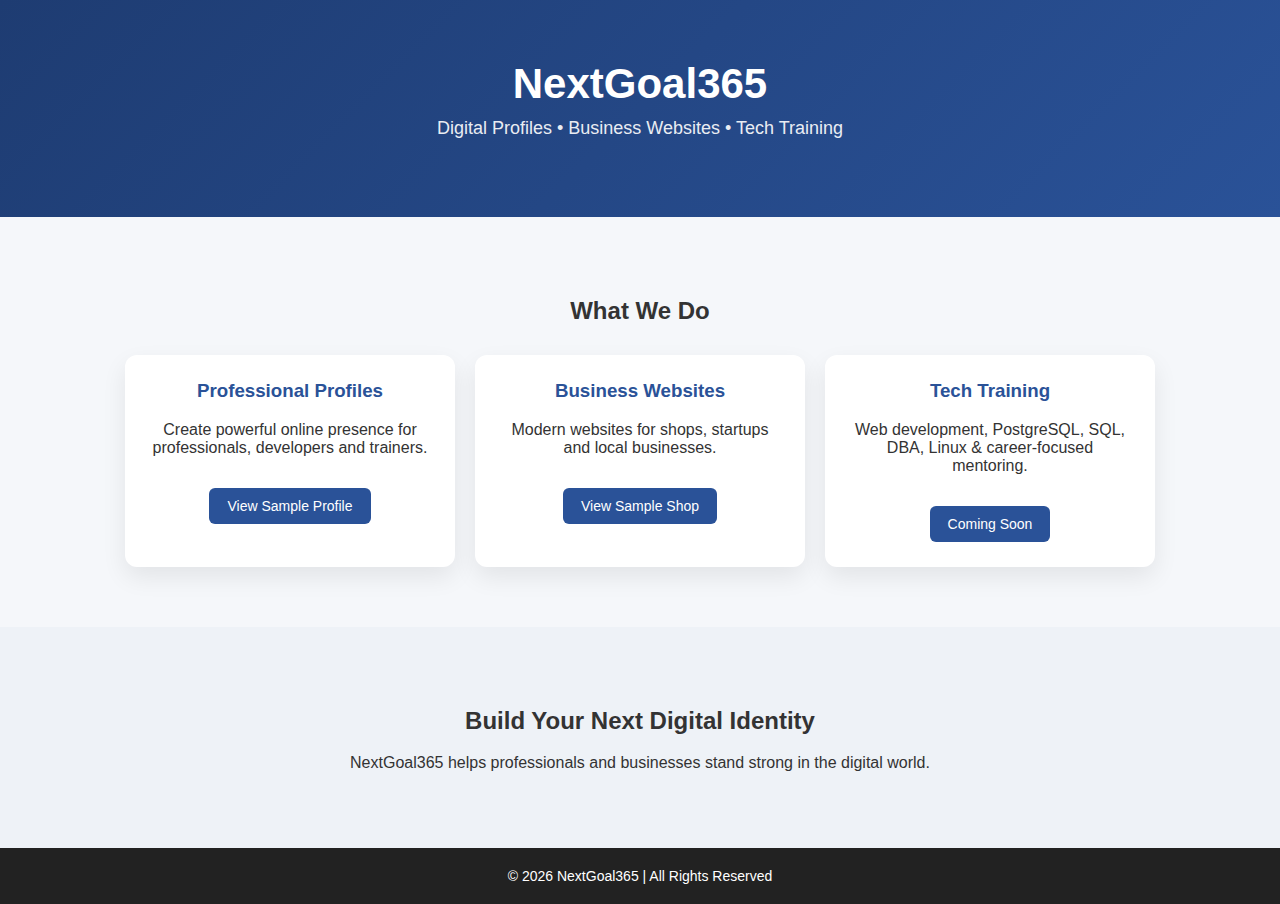
<file: index.html>
<!DOCTYPE html>
<html lang="en">
<head>
  <meta charset="UTF-8">
  <title>NextGoal365 | Digital Profiles & Web Solutions</title>
  <meta name="viewport" content="width=device-width, initial-scale=1.0">
  <meta name="description" content="NextGoal365 provides professional digital profiles, business websites and tech training services.">
  <link rel="icon" href="favicon.ico">
  <style>
    body {
      margin: 0;
      font-family: 'Segoe UI', sans-serif;
      background: #f5f7fa;
      color: #333;
    }

    header {
      background: linear-gradient(135deg, #1e3c72, #2a5298);
      color: white;
      padding: 60px 20px;
      text-align: center;
    }

    header h1 {
      margin: 0;
      font-size: 42px;
    }

    header p {
      margin-top: 10px;
      font-size: 18px;
      opacity: 0.9;
    }

    .section {
      padding: 60px 20px;
      text-align: center;
    }

    .cards {
      display: flex;
      flex-wrap: wrap;
      justify-content: center;
      gap: 20px;
      margin-top: 30px;
    }

    .card {
      background: white;
      width: 280px;
      padding: 25px;
      border-radius: 12px;
      box-shadow: 0 10px 25px rgba(0,0,0,0.08);
      transition: transform 0.3s ease;
    }

    .card:hover {
      transform: translateY(-8px);
    }

    .card h3 {
      margin-top: 0;
      color: #2a5298;
    }

    .btn {
      display: inline-block;
      margin-top: 15px;
      padding: 10px 18px;
      background: #2a5298;
      color: white;
      text-decoration: none;
      border-radius: 6px;
      font-size: 14px;
    }

    footer {
      background: #222;
      color: white;
      padding: 20px;
      text-align: center;
      font-size: 14px;
    }

    @media(max-width: 768px){
      .cards {
        flex-direction: column;
        align-items: center;
      }
    }
  </style>
</head>

<body>

<header>
  <h1>NextGoal365</h1>
  <p>Digital Profiles • Business Websites • Tech Training</p>
</header>

<section class="section">
  <h2>What We Do</h2>

  <div class="cards">

    <div class="card">
      <h3>Professional Profiles</h3>
      <p>Create powerful online presence for professionals, developers and trainers.</p>
      <a href="profile/dhiraj-surve/" class="btn">View Sample Profile</a>
    </div>

    <div class="card">
      <h3>Business Websites</h3>
      <p>Modern websites for shops, startups and local businesses.</p>
      <a href="shop/expert-it-solutions/" class="btn">View Sample Shop</a>
    </div>

    <div class="card">
      <h3>Tech Training</h3>
      <p>Web development, PostgreSQL, SQL, DBA, Linux & career-focused mentoring.</p>
      <a href="#" class="btn">Coming Soon</a>
    </div>

  </div>
</section>

<section class="section" style="background:#eef2f7;">
  <h2>Build Your Next Digital Identity</h2>
  <p>NextGoal365 helps professionals and businesses stand strong in the digital world.</p>
</section>

<footer>
  © 2026 NextGoal365 | All Rights Reserved
</footer>

</body>
</html>
</file>
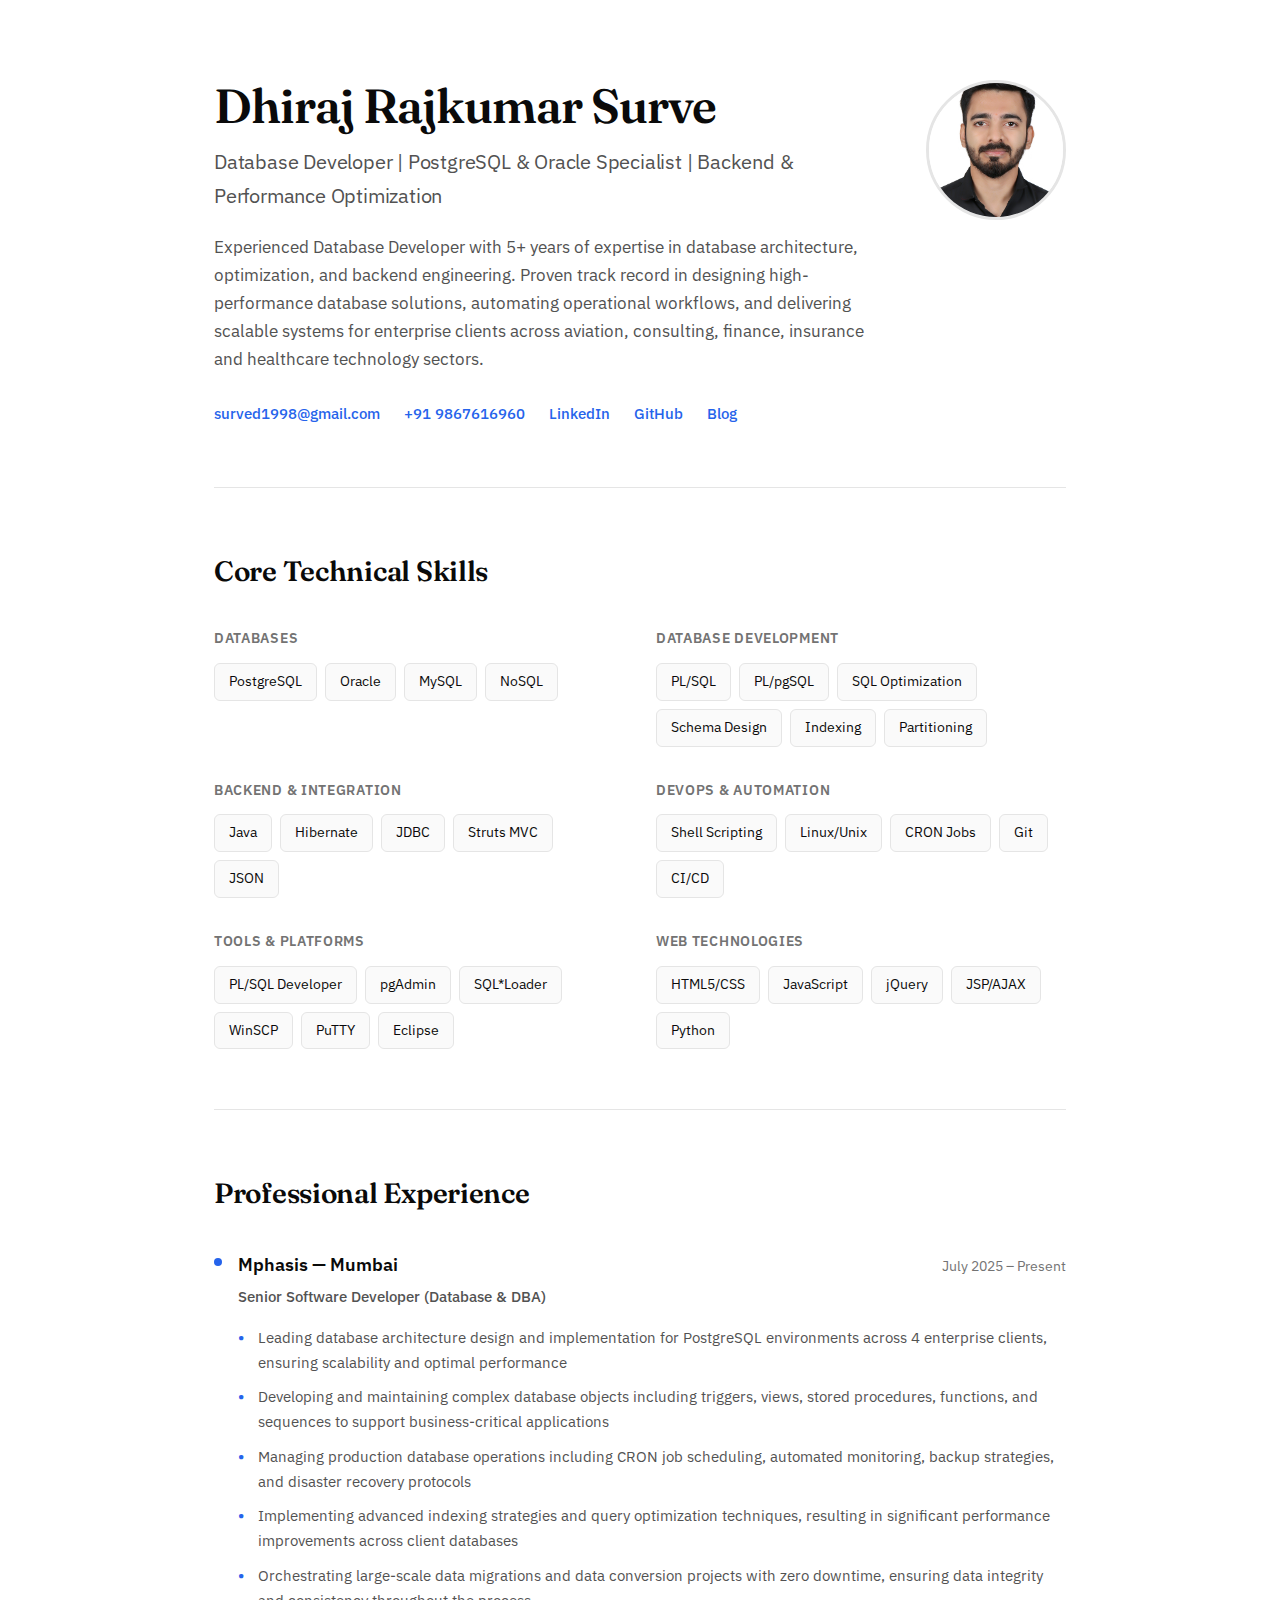
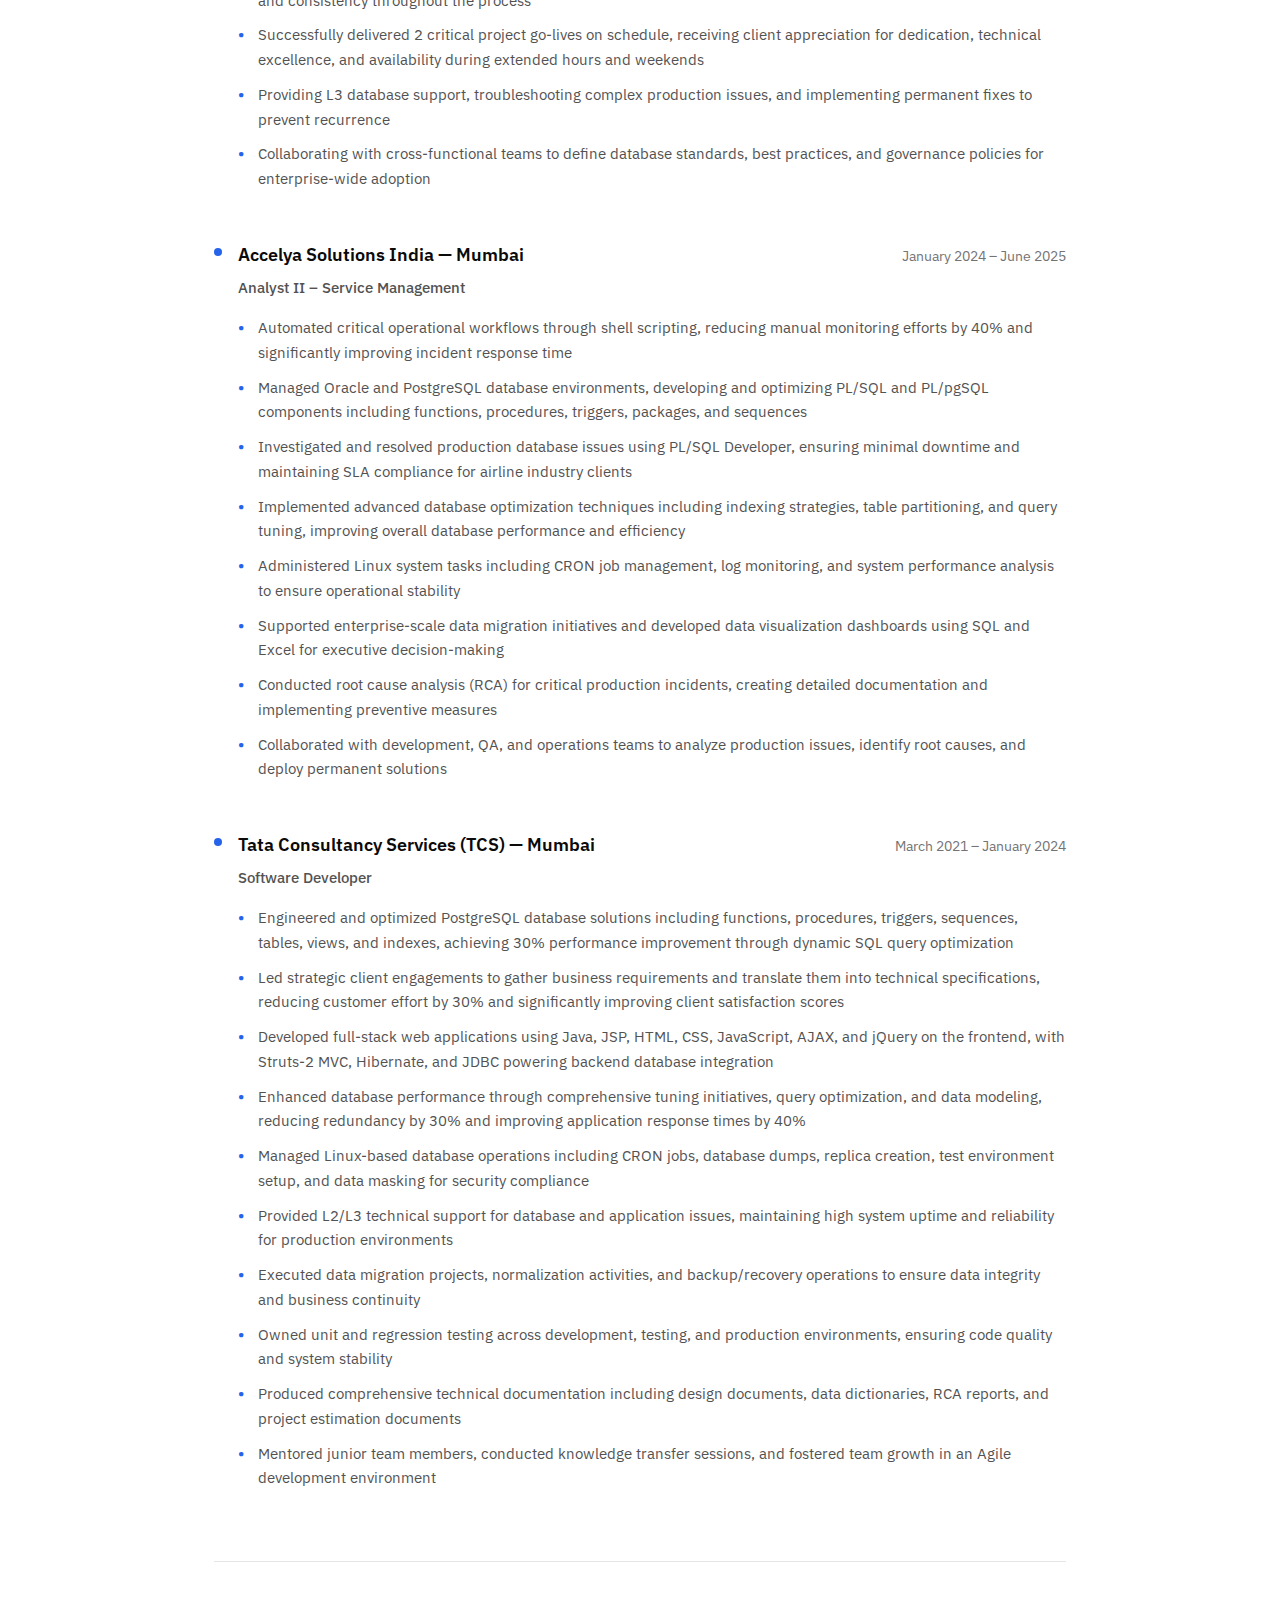
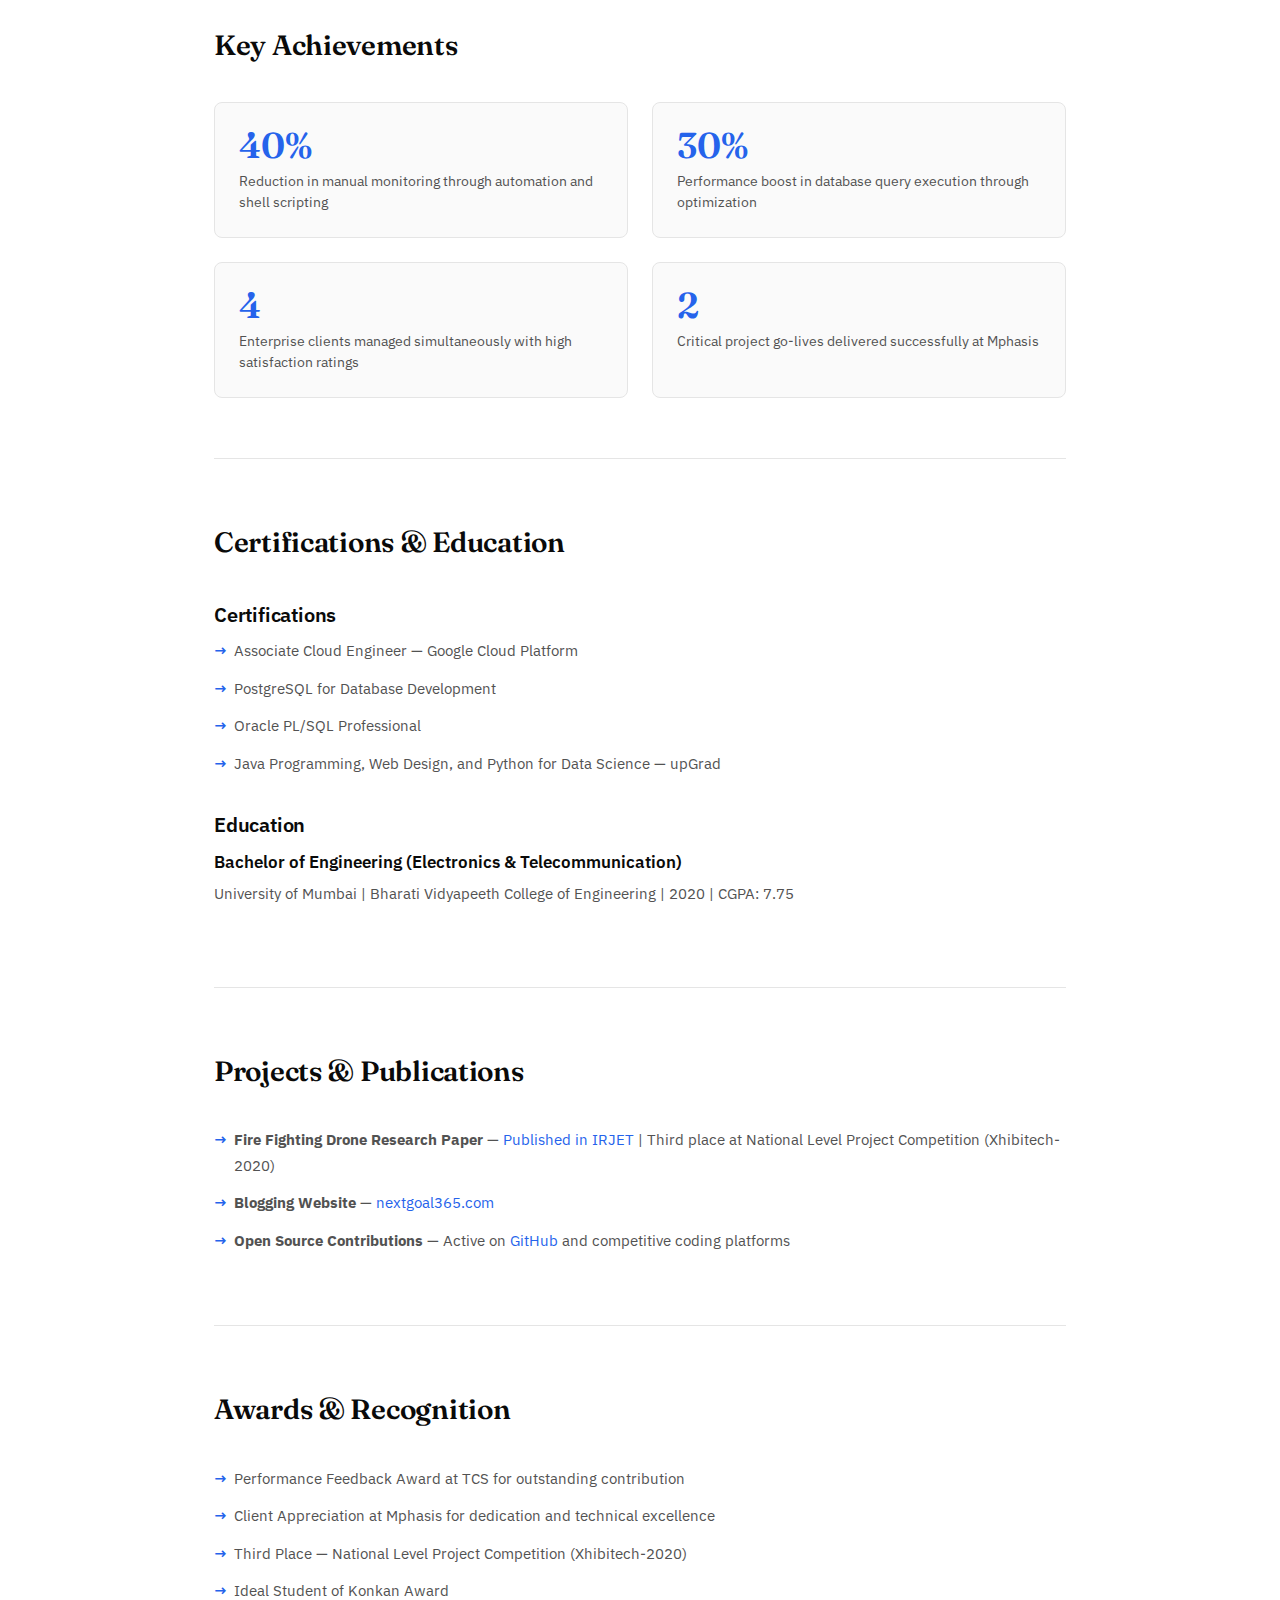
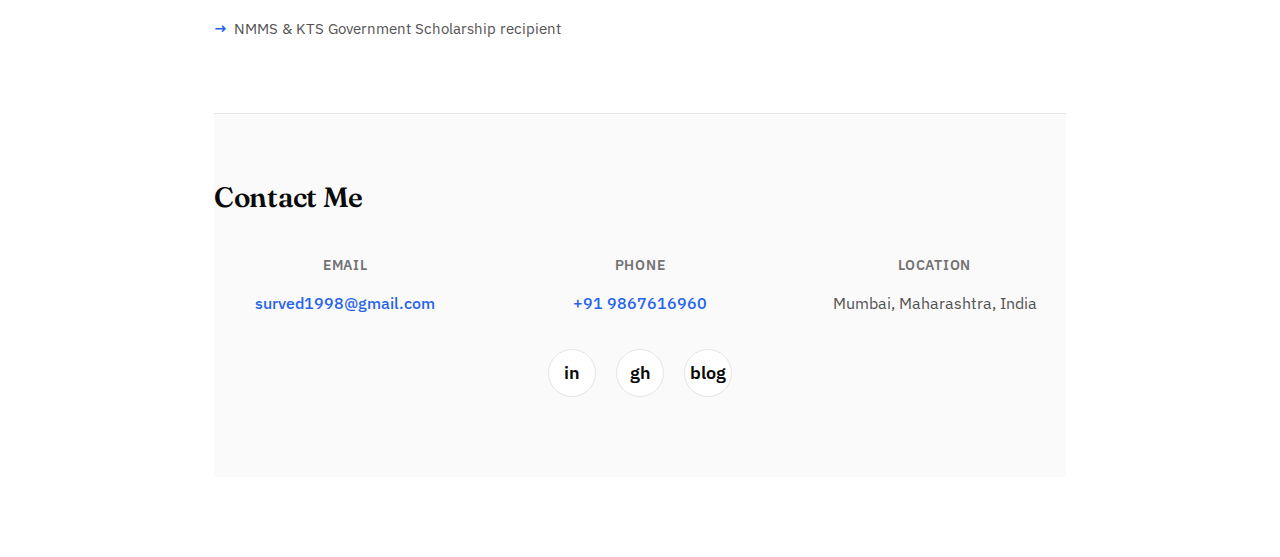
<file: Profile/Dhiraj-Surve-resume/index.html>
<!DOCTYPE html>
<html lang="en">
<head>
    <meta charset="UTF-8">
    <meta name="viewport" content="width=device-width, initial-scale=1.0">
    <title>Dhiraj Rajkumar Surve - Database Developer & Backend Engineer</title>
    <link rel="preconnect" href="https://fonts.googleapis.com">
    <link rel="preconnect" href="https://fonts.gstatic.com" crossorigin>
    <link href="https://fonts.googleapis.com/css2?family=Fraunces:ital,opsz,wght@0,9..144,300;0,9..144,600;1,9..144,300&family=IBM+Plex+Sans:wght@300;400;500;600&display=swap" rel="stylesheet">
    <style>
        :root {
            --primary: #0a0a0a;
            --secondary: #4a4a4a;
            --accent: #2563eb;
            --accent-hover: #1d4ed8;
            --border: #e5e5e5;
            --bg: #ffffff;
            --bg-subtle: #fafafa;
            --text-primary: #0a0a0a;
            --text-secondary: #525252;
            --text-muted: #737373;
        }

        * {
            margin: 0;
            padding: 0;
            box-sizing: border-box;
        }

        body {
            font-family: 'IBM Plex Sans', -apple-system, sans-serif;
            background: var(--bg);
            color: var(--text-primary);
            line-height: 1.7;
            font-size: 16px;
            -webkit-font-smoothing: antialiased;
            -moz-osx-font-smoothing: grayscale;
        }

        .container {
            max-width: 900px;
            margin: 0 auto;
            padding: 0 24px;
        }

        /* Header / Hero */
        header {
            padding: 80px 0 60px;
            border-bottom: 1px solid var(--border);
            animation: fadeIn 0.8s ease-out;
        }

        .header-content {
            display: flex;
            align-items: flex-start;
            gap: 40px;
        }

        .header-text {
            flex: 1;
        }

        .profile-photo {
            width: 140px;
            height: 140px;
            border-radius: 50%;
            object-fit: cover;
            border: 3px solid var(--border);
            flex-shrink: 0;
            transition: all 0.3s ease;
        }

        .profile-photo:hover {
            transform: scale(1.05);
            border-color: var(--accent);
        }

        h1 {
            font-family: 'Fraunces', serif;
            font-size: 48px;
            font-weight: 600;
            letter-spacing: -0.02em;
            margin-bottom: 12px;
            line-height: 1.1;
        }

        .role {
            font-size: 20px;
            color: var(--text-secondary);
            font-weight: 400;
            margin-bottom: 20px;
            letter-spacing: -0.01em;
        }

        .intro {
            font-size: 17px;
            color: var(--text-secondary);
            max-width: 700px;
            line-height: 1.65;
        }

        /* Contact Links */
        .contact-links {
            display: flex;
            gap: 24px;
            margin-top: 28px;
            flex-wrap: wrap;
        }

        .contact-links a {
            color: var(--accent);
            text-decoration: none;
            font-size: 15px;
            font-weight: 500;
            transition: all 0.2s ease;
            position: relative;
        }

        .contact-links a:hover {
            color: var(--accent-hover);
        }

        .contact-links a::after {
            content: '';
            position: absolute;
            width: 0;
            height: 1px;
            bottom: -2px;
            left: 0;
            background: var(--accent-hover);
            transition: width 0.3s ease;
        }

        .contact-links a:hover::after {
            width: 100%;
        }

        /* Sections */
        section {
            padding: 60px 0;
            border-bottom: 1px solid var(--border);
            animation: fadeInUp 0.6s ease-out backwards;
        }

        section:nth-child(2) { animation-delay: 0.1s; }
        section:nth-child(3) { animation-delay: 0.2s; }
        section:nth-child(4) { animation-delay: 0.3s; }
        section:nth-child(5) { animation-delay: 0.4s; }
        section:nth-child(6) { animation-delay: 0.5s; }

        section:last-child {
            border-bottom: none;
            padding-bottom: 80px;
        }

        h2 {
            font-family: 'Fraunces', serif;
            font-size: 28px;
            font-weight: 600;
            margin-bottom: 32px;
            letter-spacing: -0.01em;
        }

        h3 {
            font-size: 20px;
            font-weight: 600;
            margin-bottom: 6px;
            letter-spacing: -0.01em;
        }

        h4 {
            font-size: 16px;
            font-weight: 500;
            color: var(--text-secondary);
            margin-bottom: 16px;
        }

        /* Skills Grid */
        .skills-grid {
            display: grid;
            grid-template-columns: repeat(auto-fit, minmax(280px, 1fr));
            gap: 32px;
        }

        .skill-category h4 {
            font-size: 14px;
            text-transform: uppercase;
            letter-spacing: 0.05em;
            font-weight: 600;
            color: var(--text-muted);
            margin-bottom: 12px;
        }

        .skill-tags {
            display: flex;
            flex-wrap: wrap;
            gap: 8px;
        }

        .skill-tag {
            background: var(--bg-subtle);
            padding: 6px 14px;
            border-radius: 6px;
            font-size: 14px;
            color: var(--text-primary);
            border: 1px solid var(--border);
            font-weight: 400;
            transition: all 0.2s ease;
        }

        .skill-tag:hover {
            background: var(--bg);
            border-color: var(--accent);
            transform: translateY(-1px);
        }

        /* Experience Timeline */
        .experience-item {
            margin-bottom: 48px;
            position: relative;
            padding-left: 24px;
        }

        .experience-item::before {
            content: '';
            position: absolute;
            left: 0;
            top: 8px;
            width: 8px;
            height: 8px;
            background: var(--accent);
            border-radius: 50%;
        }

        .experience-item:last-child {
            margin-bottom: 0;
        }

        .job-header {
            margin-bottom: 16px;
        }

        .company-role {
            display: flex;
            justify-content: space-between;
            align-items: baseline;
            flex-wrap: wrap;
            gap: 12px;
            margin-bottom: 4px;
        }

        .company {
            font-size: 18px;
            font-weight: 600;
            color: var(--text-primary);
        }

        .duration {
            font-size: 14px;
            color: var(--text-muted);
            font-weight: 400;
        }

        .job-title {
            font-size: 15px;
            color: var(--text-secondary);
            font-weight: 500;
        }

        .responsibilities {
            list-style: none;
            margin-top: 12px;
        }

        .responsibilities li {
            position: relative;
            padding-left: 20px;
            margin-bottom: 10px;
            font-size: 15px;
            color: var(--text-secondary);
            line-height: 1.65;
        }

        .responsibilities li::before {
            content: '•';
            position: absolute;
            left: 0;
            color: var(--accent);
            font-weight: 600;
        }

        /* Achievements */
        .achievements-grid {
            display: grid;
            grid-template-columns: repeat(auto-fit, minmax(280px, 1fr));
            gap: 24px;
        }

        .achievement-card {
            background: var(--bg-subtle);
            padding: 24px;
            border-radius: 8px;
            border: 1px solid var(--border);
            transition: all 0.3s ease;
        }

        .achievement-card:hover {
            transform: translateY(-2px);
            box-shadow: 0 4px 12px rgba(0, 0, 0, 0.05);
        }

        .achievement-number {
            font-family: 'Fraunces', serif;
            font-size: 36px;
            font-weight: 600;
            color: var(--accent);
            margin-bottom: 8px;
            line-height: 1;
        }

        .achievement-text {
            font-size: 14px;
            color: var(--text-secondary);
            line-height: 1.5;
        }

        /* Certifications & Education */
        .cert-list, .project-list {
            list-style: none;
        }

        .cert-list li, .project-list li {
            position: relative;
            padding-left: 20px;
            margin-bottom: 12px;
            font-size: 15px;
            color: var(--text-secondary);
        }

        .cert-list li::before, .project-list li::before {
            content: '→';
            position: absolute;
            left: 0;
            color: var(--accent);
            font-weight: 600;
        }

        .project-list a {
            color: var(--accent);
            text-decoration: none;
            transition: color 0.2s ease;
        }

        .project-list a:hover {
            color: var(--accent-hover);
            text-decoration: underline;
        }

        .education-item {
            margin-bottom: 20px;
        }

        .degree {
            font-size: 17px;
            font-weight: 600;
            color: var(--text-primary);
            margin-bottom: 4px;
        }

        .institution {
            font-size: 15px;
            color: var(--text-secondary);
        }

        /* Footer */
        footer {
            padding: 40px 0;
            text-align: center;
            color: var(--text-muted);
            font-size: 14px;
        }

        /* Contact Section */
        #contact {
            background: var(--bg-subtle);
        }

        .contact-info {
            display: grid;
            grid-template-columns: repeat(auto-fit, minmax(250px, 1fr));
            gap: 32px;
            margin-bottom: 32px;
        }

        .contact-item {
            text-align: center;
        }

        .contact-item h4 {
            font-size: 14px;
            text-transform: uppercase;
            letter-spacing: 0.05em;
            font-weight: 600;
            color: var(--text-muted);
            margin-bottom: 12px;
        }

        .contact-item a {
            color: var(--accent);
            text-decoration: none;
            font-size: 16px;
            font-weight: 500;
            transition: color 0.2s ease;
        }

        .contact-item a:hover {
            color: var(--accent-hover);
        }

        .contact-item p {
            color: var(--text-secondary);
            font-size: 16px;
        }

        .social-links {
            display: flex;
            justify-content: center;
            gap: 20px;
            margin-top: 32px;
        }

        .social-links a {
            display: inline-flex;
            align-items: center;
            justify-content: center;
            width: 48px;
            height: 48px;
            border-radius: 50%;
            background: var(--bg);
            border: 1px solid var(--border);
            color: var(--text-primary);
            text-decoration: none;
            font-weight: 600;
            font-size: 18px;
            transition: all 0.3s ease;
        }

        .social-links a:hover {
            background: var(--accent);
            color: white;
            border-color: var(--accent);
            transform: translateY(-2px);
        }

        /* Animations */
        @keyframes fadeIn {
            from {
                opacity: 0;
            }
            to {
                opacity: 1;
            }
        }

        @keyframes fadeInUp {
            from {
                opacity: 0;
                transform: translateY(20px);
            }
            to {
                opacity: 1;
                transform: translateY(0);
            }
        }

        /* Responsive */
        @media (max-width: 768px) {
            h1 {
                font-size: 36px;
            }

            .role {
                font-size: 18px;
            }

            h2 {
                font-size: 24px;
            }

            section {
                padding: 40px 0;
            }

            header {
                padding: 60px 0 40px;
            }

            .header-content {
                flex-direction: column-reverse;
                align-items: center;
                text-align: center;
            }

            .header-text {
                text-align: left;
            }

            .profile-photo {
                width: 120px;
                height: 120px;
                margin-bottom: 24px;
            }

            .skills-grid,
            .achievements-grid {
                grid-template-columns: 1fr;
            }

            .company-role {
                flex-direction: column;
                align-items: flex-start;
                gap: 4px;
            }

            .contact-info {
                grid-template-columns: 1fr;
            }
        }

        @media (max-width: 480px) {
            .container {
                padding: 0 20px;
            }

            h1 {
                font-size: 32px;
            }

            .contact-links {
                flex-direction: column;
                gap: 12px;
            }

            .social-links a {
                width: 44px;
                height: 44px;
                font-size: 16px;
            }
        }

        /* Print Styles */
        @media print {
            body {
                background: white;
            }

            section {
                page-break-inside: avoid;
            }

            .contact-links a::after {
                display: none;
            }
        }
    </style>
</head>
<body>
    <div class="container">
        <header>
            <div class="header-content">
                <div class="header-text">
                    <h1>Dhiraj Rajkumar Surve</h1>
                    <p class="role">Database Developer | PostgreSQL & Oracle Specialist | Backend & Performance Optimization</p>
                    <p class="intro">Experienced Database Developer with 5+ years of expertise in database architecture, optimization, and backend engineering. Proven track record in designing high-performance database solutions, automating operational workflows, and delivering scalable systems for enterprise clients across aviation, consulting, finance, insurance and healthcare technology sectors.</p>
                    <div class="contact-links">
                        <a href="mailto:surved1998@gmail.com">surved1998@gmail.com</a>
                        <a href="tel:+919867616960">+91 9867616960</a>
                        <a href="https://www.linkedin.com/in/dhiraj-surve" target="_blank">LinkedIn</a>
                        <a href="https://github.com/dhiraj-surve" target="_blank">GitHub</a>
                        <a href="https://nextgoal365.com" target="_blank">Blog</a>
                    </div>
                </div>
                <img src="profile-photo.jpg" alt="Dhiraj Surve" class="profile-photo">
            </div>
        </header>

        <section id="skills">
            <h2>Core Technical Skills</h2>
            <div class="skills-grid">
                <div class="skill-category">
                    <h4>Databases</h4>
                    <div class="skill-tags">
                        <span class="skill-tag">PostgreSQL</span>
                        <span class="skill-tag">Oracle</span>
                        <span class="skill-tag">MySQL</span>
                        <span class="skill-tag">NoSQL</span>
                    </div>
                </div>
                <div class="skill-category">
                    <h4>Database Development</h4>
                    <div class="skill-tags">
                        <span class="skill-tag">PL/SQL</span>
                        <span class="skill-tag">PL/pgSQL</span>
                        <span class="skill-tag">SQL Optimization</span>
                        <span class="skill-tag">Schema Design</span>
                        <span class="skill-tag">Indexing</span>
                        <span class="skill-tag">Partitioning</span>
                    </div>
                </div>
                <div class="skill-category">
                    <h4>Backend & Integration</h4>
                    <div class="skill-tags">
                        <span class="skill-tag">Java</span>
                        <span class="skill-tag">Hibernate</span>
                        <span class="skill-tag">JDBC</span>
                        <span class="skill-tag">Struts MVC</span>
                        <span class="skill-tag">JSON</span>
                    </div>
                </div>
                <div class="skill-category">
                    <h4>DevOps & Automation</h4>
                    <div class="skill-tags">
                        <span class="skill-tag">Shell Scripting</span>
                        <span class="skill-tag">Linux/Unix</span>
                        <span class="skill-tag">CRON Jobs</span>
                        <span class="skill-tag">Git</span>
                        <span class="skill-tag">CI/CD</span>
                    </div>
                </div>
                <div class="skill-category">
                    <h4>Tools & Platforms</h4>
                    <div class="skill-tags">
                        <span class="skill-tag">PL/SQL Developer</span>
                        <span class="skill-tag">pgAdmin</span>
                        <span class="skill-tag">SQL*Loader</span>
                        <span class="skill-tag">WinSCP</span>
                        <span class="skill-tag">PuTTY</span>
                        <span class="skill-tag">Eclipse</span>
                    </div>
                </div>
                <div class="skill-category">
                    <h4>Web Technologies</h4>
                    <div class="skill-tags">
                        <span class="skill-tag">HTML5/CSS</span>
                        <span class="skill-tag">JavaScript</span>
                        <span class="skill-tag">jQuery</span>
                        <span class="skill-tag">JSP/AJAX</span>
                        <span class="skill-tag">Python</span>
                    </div>
                </div>
            </div>
        </section>

        <section id="experience">
            <h2>Professional Experience</h2>
            
            <div class="experience-item">
                <div class="job-header">
                    <div class="company-role">
                        <span class="company">Mphasis — Mumbai</span>
                        <span class="duration">July 2025 – Present</span>
                    </div>
                    <div class="job-title">Senior Software Developer (Database & DBA)</div>
                </div>
                <ul class="responsibilities">
                    <li>Leading database architecture design and implementation for PostgreSQL environments across 4 enterprise clients, ensuring scalability and optimal performance</li>
                    <li>Developing and maintaining complex database objects including triggers, views, stored procedures, functions, and sequences to support business-critical applications</li>
                    <li>Managing production database operations including CRON job scheduling, automated monitoring, backup strategies, and disaster recovery protocols</li>
                    <li>Implementing advanced indexing strategies and query optimization techniques, resulting in significant performance improvements across client databases</li>
                    <li>Orchestrating large-scale data migrations and data conversion projects with zero downtime, ensuring data integrity and consistency throughout the process</li>
                    <li>Successfully delivered 2 critical project go-lives on schedule, receiving client appreciation for dedication, technical excellence, and availability during extended hours and weekends</li>
                    <li>Providing L3 database support, troubleshooting complex production issues, and implementing permanent fixes to prevent recurrence</li>
                    <li>Collaborating with cross-functional teams to define database standards, best practices, and governance policies for enterprise-wide adoption</li>
                </ul>
            </div>

            <div class="experience-item">
                <div class="job-header">
                    <div class="company-role">
                        <span class="company">Accelya Solutions India — Mumbai</span>
                        <span class="duration">January 2024 – June 2025</span>
                    </div>
                    <div class="job-title">Analyst II – Service Management</div>
                </div>
                <ul class="responsibilities">
                    <li>Automated critical operational workflows through shell scripting, reducing manual monitoring efforts by 40% and significantly improving incident response time</li>
                    <li>Managed Oracle and PostgreSQL database environments, developing and optimizing PL/SQL and PL/pgSQL components including functions, procedures, triggers, packages, and sequences</li>
                    <li>Investigated and resolved production database issues using PL/SQL Developer, ensuring minimal downtime and maintaining SLA compliance for airline industry clients</li>
                    <li>Implemented advanced database optimization techniques including indexing strategies, table partitioning, and query tuning, improving overall database performance and efficiency</li>
                    <li>Administered Linux system tasks including CRON job management, log monitoring, and system performance analysis to ensure operational stability</li>
                    <li>Supported enterprise-scale data migration initiatives and developed data visualization dashboards using SQL and Excel for executive decision-making</li>
                    <li>Conducted root cause analysis (RCA) for critical production incidents, creating detailed documentation and implementing preventive measures</li>
                    <li>Collaborated with development, QA, and operations teams to analyze production issues, identify root causes, and deploy permanent solutions</li>
                </ul>
            </div>

            <div class="experience-item">
                <div class="job-header">
                    <div class="company-role">
                        <span class="company">Tata Consultancy Services (TCS) — Mumbai</span>
                        <span class="duration">March 2021 – January 2024</span>
                    </div>
                    <div class="job-title">Software Developer</div>
                </div>
                <ul class="responsibilities">
                    <li>Engineered and optimized PostgreSQL database solutions including functions, procedures, triggers, sequences, tables, views, and indexes, achieving 30% performance improvement through dynamic SQL query optimization</li>
                    <li>Led strategic client engagements to gather business requirements and translate them into technical specifications, reducing customer effort by 30% and significantly improving client satisfaction scores</li>
                    <li>Developed full-stack web applications using Java, JSP, HTML, CSS, JavaScript, AJAX, and jQuery on the frontend, with Struts-2 MVC, Hibernate, and JDBC powering backend database integration</li>
                    <li>Enhanced database performance through comprehensive tuning initiatives, query optimization, and data modeling, reducing redundancy by 30% and improving application response times by 40%</li>
                    <li>Managed Linux-based database operations including CRON jobs, database dumps, replica creation, test environment setup, and data masking for security compliance</li>
                    <li>Provided L2/L3 technical support for database and application issues, maintaining high system uptime and reliability for production environments</li>
                    <li>Executed data migration projects, normalization activities, and backup/recovery operations to ensure data integrity and business continuity</li>
                    <li>Owned unit and regression testing across development, testing, and production environments, ensuring code quality and system stability</li>
                    <li>Produced comprehensive technical documentation including design documents, data dictionaries, RCA reports, and project estimation documents</li>
                    <li>Mentored junior team members, conducted knowledge transfer sessions, and fostered team growth in an Agile development environment</li>
                </ul>
            </div>
        </section>

        <section id="achievements">
            <h2>Key Achievements</h2>
            <div class="achievements-grid">
                <div class="achievement-card">
                    <div class="achievement-number">40%</div>
                    <div class="achievement-text">Reduction in manual monitoring through automation and shell scripting</div>
                </div>
                <div class="achievement-card">
                    <div class="achievement-number">30%</div>
                    <div class="achievement-text">Performance boost in database query execution through optimization</div>
                </div>
                <div class="achievement-card">
                    <div class="achievement-number">4</div>
                    <div class="achievement-text">Enterprise clients managed simultaneously with high satisfaction ratings</div>
                </div>
                <div class="achievement-card">
                    <div class="achievement-number">2</div>
                    <div class="achievement-text">Critical project go-lives delivered successfully at Mphasis</div>
                </div>
            </div>
        </section>

        <section id="certifications">
            <h2>Certifications & Education</h2>
            
            <h3 style="margin-top: 0;">Certifications</h3>
            <ul class="cert-list">
                <li>Associate Cloud Engineer — Google Cloud Platform</li>
                <li>PostgreSQL for Database Development</li>
                <li>Oracle PL/SQL Professional</li>
                <li>Java Programming, Web Design, and Python for Data Science — upGrad</li>
            </ul>

            <h3 style="margin-top: 32px;">Education</h3>
            <div class="education-item">
                <div class="degree">Bachelor of Engineering (Electronics & Telecommunication)</div>
                <div class="institution">University of Mumbai | Bharati Vidyapeeth College of Engineering | 2020 | CGPA: 7.75</div>
            </div>
        </section>

        <section id="projects">
            <h2>Projects & Publications</h2>
            <ul class="project-list">
                <li><strong>Fire Fighting Drone Research Paper</strong> — <a href="https://irjet.net/archives/V7/i4/IRJET-V7I4656.pdf" target="_blank">Published in IRJET</a> | Third place at National Level Project Competition (Xhibitech-2020)</li>
                <li><strong>Blogging Website</strong> — <a href="https://nextgoal365.com" target="_blank">nextgoal365.com</a></li>
                <li><strong>Open Source Contributions</strong> — Active on <a href="https://github.com/dhiraj-surve" target="_blank">GitHub</a> and competitive coding platforms</li>
            </ul>
        </section>

        <section id="awards">
            <h2>Awards & Recognition</h2>
            <ul class="cert-list">
                <li>Performance Feedback Award at TCS for outstanding contribution</li>
                <li>Client Appreciation at Mphasis for dedication and technical excellence</li>
                <li>Third Place — National Level Project Competition (Xhibitech-2020)</li>
                <li>Ideal Student of Konkan Award</li>
                <li>NMMS & KTS Government Scholarship recipient</li>
            </ul>
        </section>

        <section id="contact">
            <h2>Contact Me</h2>
            <div class="contact-info">
                <div class="contact-item">
                    <h4>Email</h4>
                    <a href="mailto:surved1998@gmail.com">surved1998@gmail.com</a>
                </div>
                <div class="contact-item">
                    <h4>Phone</h4>
                    <p><a href="tel:+919867616960">+91 9867616960</a></p>
                </div>
                <div class="contact-item">
                    <h4>Location</h4>
                    <p>Mumbai, Maharashtra, India</p>
                </div>
            </div>
            <div class="social-links">
                <a href="https://www.linkedin.com/in/dhiraj-surve" target="_blank" title="LinkedIn">in</a>
                <a href="https://github.com/dhiraj-surve" target="_blank" title="GitHub">gh</a>
                <a href="https://nextgoal365.com" target="_blank" title="Blog">blog</a>
            </div>
        </section>
    </div>

    <footer>
        <div c
</file>
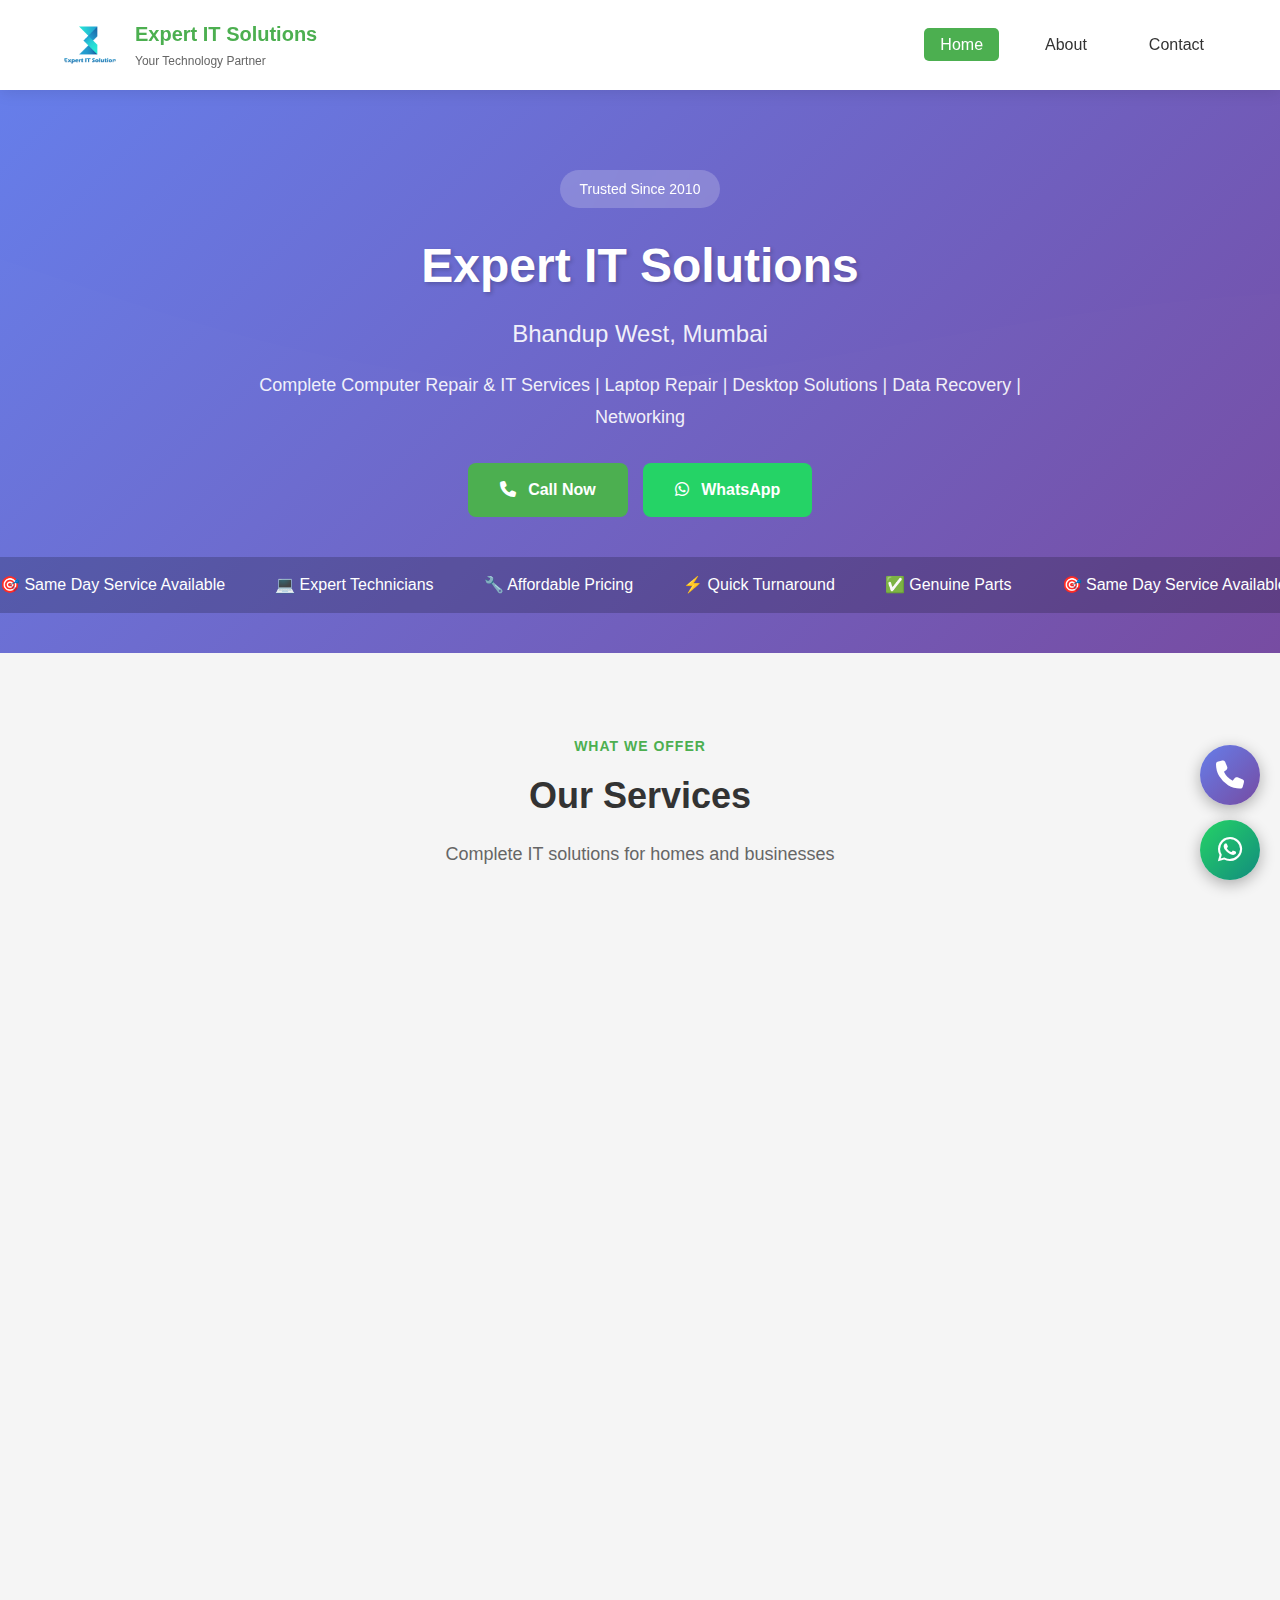
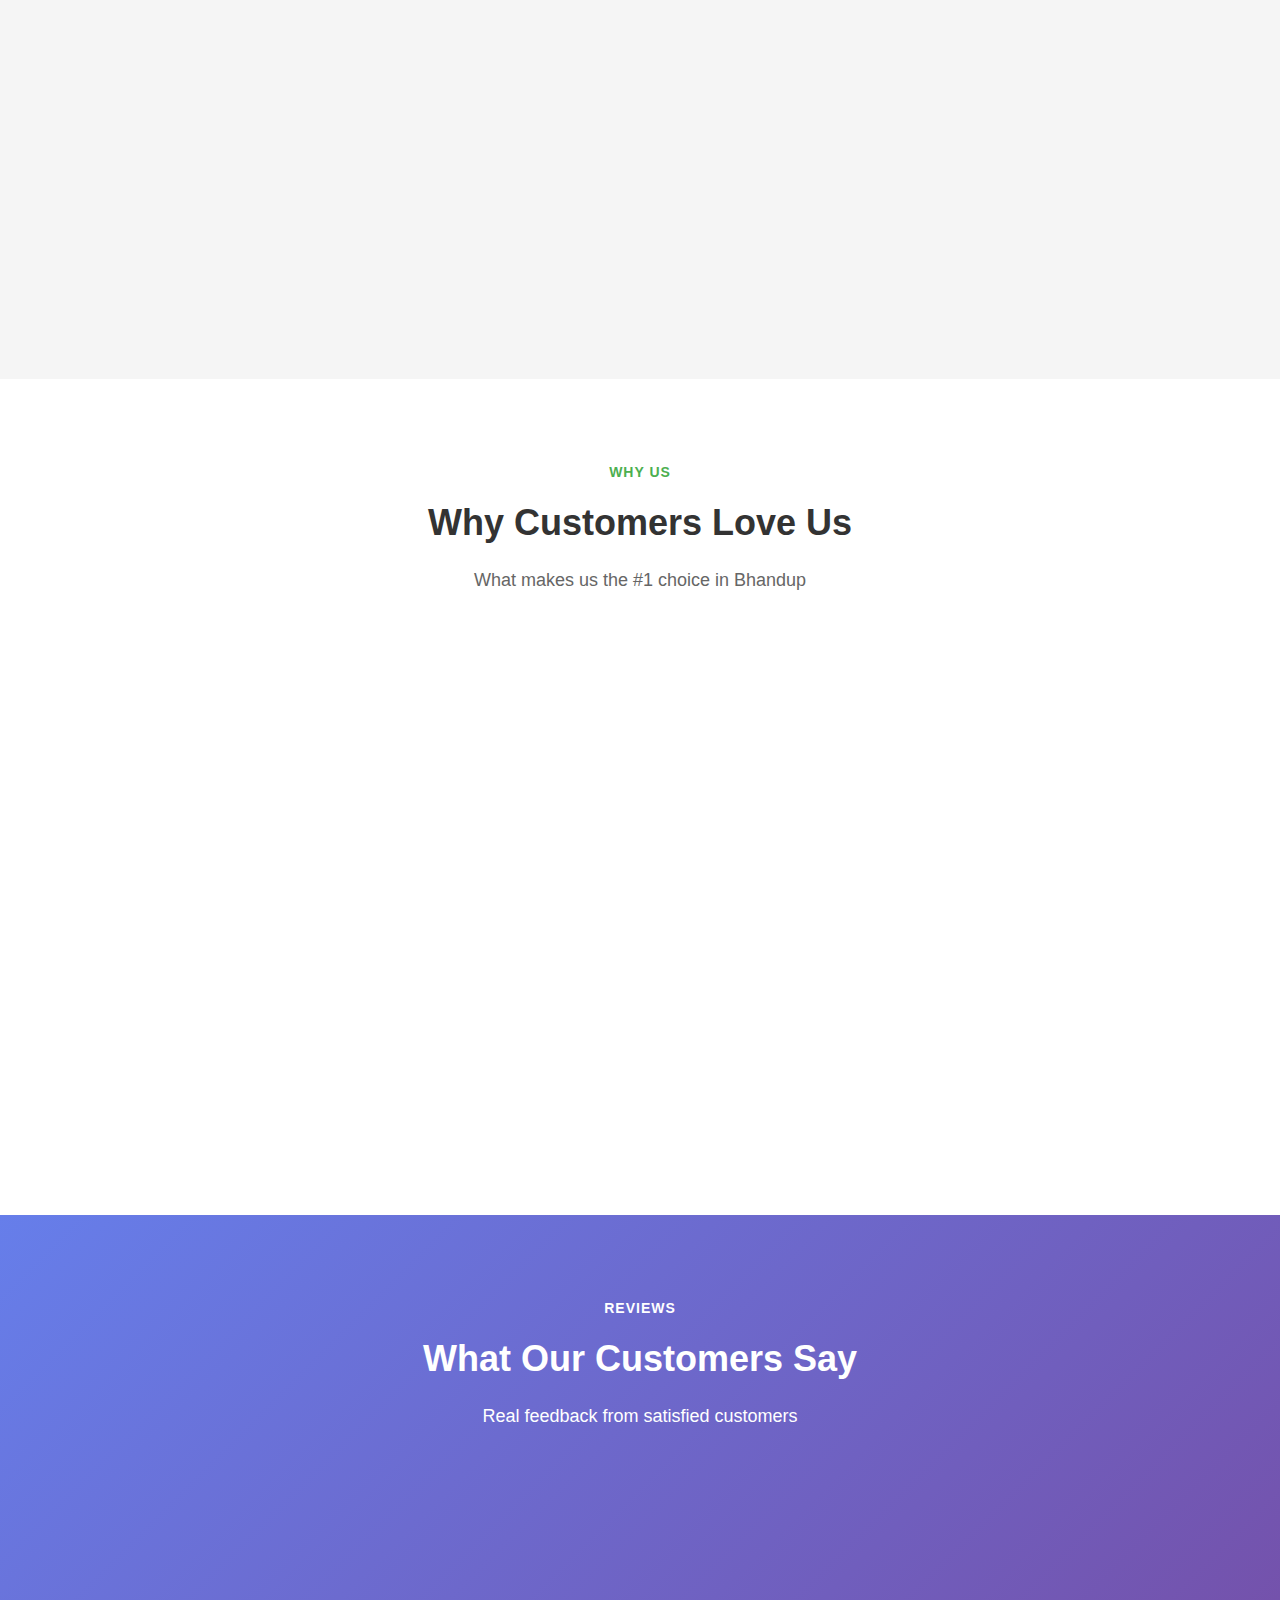
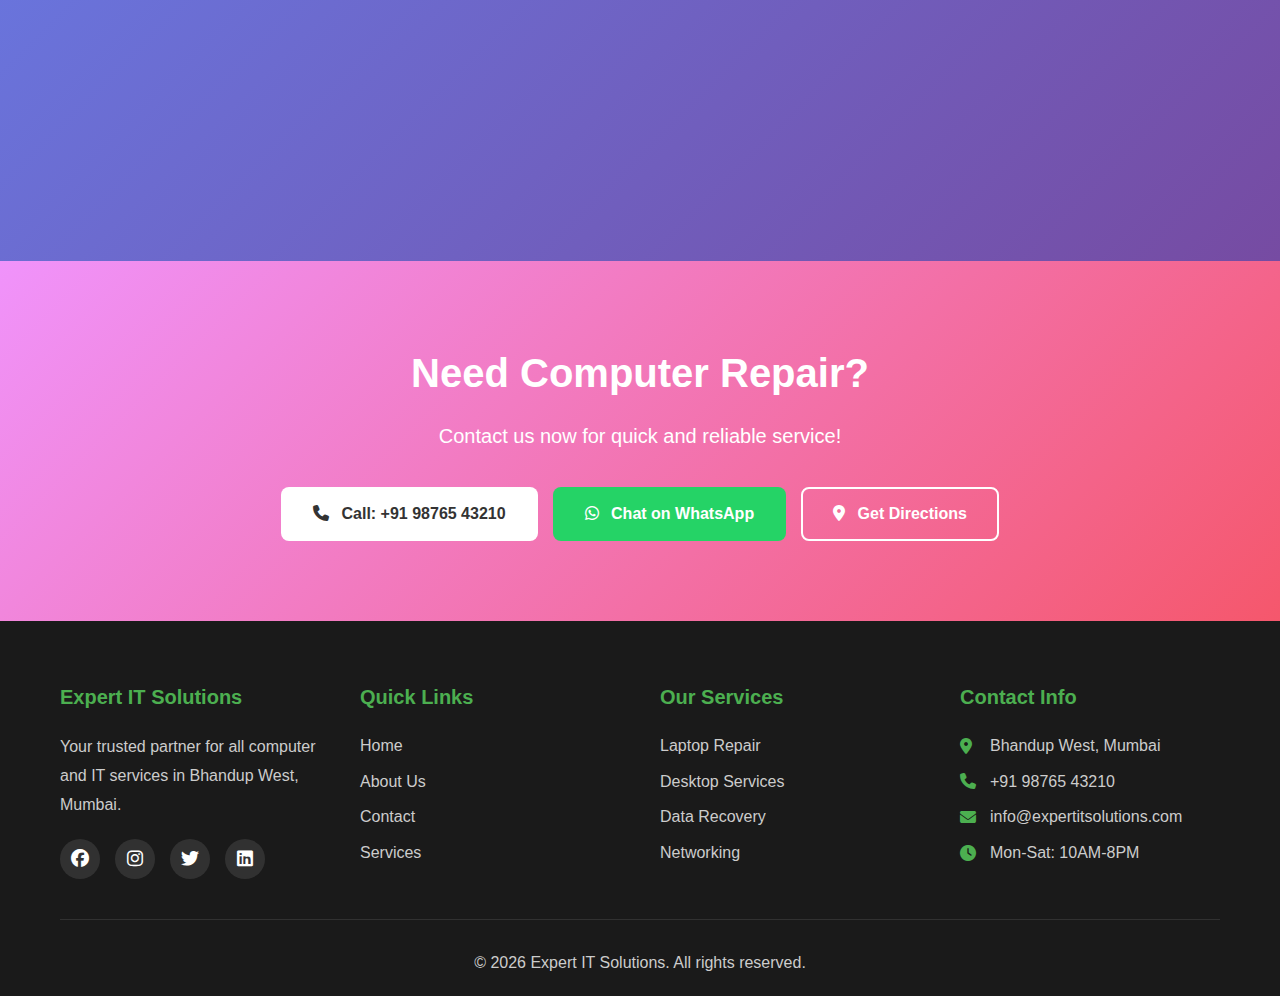
<file: shop/Expert-IT-Solutions/index.html>
<!DOCTYPE html>
<html lang="en">
<head>
    <meta charset="UTF-8">
    <meta name="viewport" content="width=device-width, initial-scale=1.0">
    <title>Expert IT Solutions - Computer Repair & Services in Bhandup West, Mumbai</title>
    <meta name="description" content="Expert IT Solutions - Your trusted computer repair and IT services provider in Bhandup West, Mumbai. Laptop repair, desktop repair, data recovery, and more.">
    <link rel="stylesheet" href="style.css">
    <link rel="stylesheet" href="https://cdnjs.cloudflare.com/ajax/libs/font-awesome/6.4.0/css/all.min.css">
</head>
<body>
    <!-- Floating Action Buttons -->
    <div class="floating-buttons">
        <a href="tel:+919876543210" class="float-btn call-btn" aria-label="Call Us">
            <i class="fas fa-phone"></i>
        </a>
        <a href="https://wa.me/919876543210" target="_blank" class="float-btn whatsapp-btn" aria-label="WhatsApp">
            <i class="fab fa-whatsapp"></i>
        </a>
    </div>

    <!-- Header -->
    <header class="header">
        <div class="container">
            <div class="header-content">
                <div class="logo">
                    <img src="images/logo.png" alt="Expert IT Solutions Logo" onerror="this.src='data:image/svg+xml,%3Csvg xmlns=%22http://www.w3.org/2000/svg%22 width=%22200%22 height=%2260%22%3E%3Crect fill=%22%234CAF50%22 width=%22200%22 height=%2260%22 rx=%225%22/%3E%3Ctext x=%2250%25%22 y=%2250%25%22 font-family=%22Arial%22 font-size=%2218%22 fill=%22white%22 text-anchor=%22middle%22 dy=%22.3em%22%3EExpert IT%3C/text%3E%3C/svg%3E'">
                    <div class="logo-text">
                        <h1>Expert IT Solutions</h1>
                        <p class="tagline">Your Technology Partner</p>
                    </div>
                </div>
                <button class="menu-toggle" id="menuToggle" aria-label="Toggle Menu">
                    <i class="fas fa-bars"></i>
                </button>
                <nav class="nav" id="navMenu">
                    <ul>
                        <li><a href="index.html" class="active">Home</a></li>
                        <li><a href="about.html">About</a></li>
                        <li><a href="contact.html">Contact</a></li>
                    </ul>
                </nav>
            </div>
        </div>
    </header>

    <!-- Hero Section -->
    <section class="hero">
        <div class="hero-overlay"></div>
        <div class="container">
            <div class="hero-content">
                <div class="hero-text">
                    <span class="badge">Trusted Since 2010</span>
                    <h2 class="hero-title animate-slide-up">Expert IT Solutions</h2>
                    <p class="hero-subtitle animate-slide-up">Bhandup West, Mumbai</p>
                    <p class="hero-description animate-fade-in">
                        Complete Computer Repair & IT Services | Laptop Repair | Desktop Solutions | Data Recovery | Networking
                    </p>
                    <div class="hero-buttons animate-fade-in">
                        <a href="tel:+919876543210" class="btn btn-primary">
                            <i class="fas fa-phone"></i> Call Now
                        </a>
                        <a href="https://wa.me/919876543210" target="_blank" class="btn btn-success">
                            <i class="fab fa-whatsapp"></i> WhatsApp
                        </a>
                    </div>
                </div>
            </div>
        </div>
        <!-- Animated Headline Banner -->
        <div class="headline-banner">
            <div class="headline-content">
                <span>🎯 Same Day Service Available</span>
                <span>💻 Expert Technicians</span>
                <span>🔧 Affordable Pricing</span>
                <span>⚡ Quick Turnaround</span>
                <span>✅ Genuine Parts</span>
                <span>🎯 Same Day Service Available</span>
                <span>💻 Expert Technicians</span>
                <span>🔧 Affordable Pricing</span>
            </div>
        </div>
    </section>

    <!-- Services Section -->
    <section class="services">
        <div class="container">
            <div class="section-header">
                <span class="section-label">What We Offer</span>
                <h2 class="section-title">Our Services</h2>
                <p class="section-description">Complete IT solutions for homes and businesses</p>
            </div>
            <div class="services-grid">
                <div class="service-card animate-on-scroll">
                    <div class="service-icon">
                        <i class="fas fa-laptop"></i>
                    </div>
                    <h3>Laptop Repair</h3>
                    <p>Expert repair for all laptop brands - Dell, HP, Lenovo, Asus, and more</p>
                    <ul class="service-features">
                        <li>Screen Replacement</li>
                        <li>Keyboard Repair</li>
                        <li>Battery Replacement</li>
                        <li>Motherboard Repair</li>
                    </ul>
                </div>

                <div class="service-card animate-on-scroll">
                    <div class="service-icon">
                        <i class="fas fa-desktop"></i>
                    </div>
                    <h3>Desktop Services</h3>
                    <p>Complete desktop solutions including assembly, repair, and upgrades</p>
                    <ul class="service-features">
                        <li>Custom PC Building</li>
                        <li>Hardware Upgrades</li>
                        <li>Virus Removal</li>
                        <li>OS Installation</li>
                    </ul>
                </div>

                <div class="service-card animate-on-scroll">
                    <div class="service-icon">
                        <i class="fas fa-database"></i>
                    </div>
                    <h3>Data Recovery</h3>
                    <p>Professional data recovery services for hard drives and storage devices</p>
                    <ul class="service-features">
                        <li>HDD/SSD Recovery</li>
                        <li>Deleted File Recovery</li>
                        <li>Corrupted Drive Repair</li>
                        <li>Data Backup Solutions</li>
                    </ul>
                </div>

                <div class="service-card animate-on-scroll">
                    <div class="service-icon">
                        <i class="fas fa-network-wired"></i>
                    </div>
                    <h3>Networking</h3>
                    <p>Complete networking solutions for home and office environments</p>
                    <ul class="service-features">
                        <li>WiFi Setup</li>
                        <li>LAN Configuration</li>
                        <li>Router Configuration</li>
                        <li>Network Troubleshooting</li>
                    </ul>
                </div>

                <div class="service-card animate-on-scroll">
                    <div class="service-icon">
                        <i class="fas fa-print"></i>
                    </div>
                    <h3>Printer Services</h3>
                    <p>Printer installation, repair, and maintenance services</p>
                    <ul class="service-features">
                        <li>Printer Installation</li>
                        <li>Cartridge Refill</li>
                        <li>Repair Services</li>
                        <li>Network Printing Setup</li>
                    </ul>
                </div>

                <div class="service-card animate-on-scroll">
                    <div class="service-icon">
                        <i class="fas fa-shield-alt"></i>
                    </div>
                    <h3>Security Solutions</h3>
                    <p>Comprehensive security solutions to protect your data</p>
                    <ul class="service-features">
                        <li>Antivirus Installation</li>
                        <li>Firewall Setup</li>
                        <li>Security Audits</li>
                        <li>CCTV Installation</li>
                    </ul>
                </div>
            </div>
        </div>
    </section>

    <!-- Why Choose Us -->
    <section class="why-choose-us">
        <div class="container">
            <div class="section-header">
                <span class="section-label">Why Us</span>
                <h2 class="section-title">Why Customers Love Us</h2>
                <p class="section-description">What makes us the #1 choice in Bhandup</p>
            </div>
            <div class="features-grid">
                <div class="feature-card animate-on-scroll">
                    <div class="feature-icon">
                        <i class="fas fa-user-tie"></i>
                    </div>
                    <h3>Expert Technicians</h3>
                    <p>15+ years of combined experience in IT repairs and solutions</p>
                </div>

                <div class="feature-card animate-on-scroll">
                    <div class="feature-icon">
                        <i class="fas fa-clock"></i>
                    </div>
                    <h3>Quick Service</h3>
                    <p>Same day service available for most repairs</p>
                </div>

                <div class="feature-card animate-on-scroll">
                    <div class="feature-icon">
                        <i class="fas fa-rupee-sign"></i>
                    </div>
                    <h3>Affordable Pricing</h3>
                    <p>Transparent pricing with no hidden charges</p>
                </div>

                <div class="feature-card animate-on-scroll">
                    <div class="feature-icon">
                        <i class="fas fa-certificate"></i>
                    </div>
                    <h3>Genuine Parts</h3>
                    <p>We use only authentic parts with warranty</p>
                </div>

                <div class="feature-card animate-on-scroll">
                    <div class="feature-icon">
                        <i class="fas fa-home"></i>
                    </div>
                    <h3>Doorstep Service</h3>
                    <p>Free pickup and delivery in Bhandup area</p>
                </div>

                <div class="feature-card animate-on-scroll">
                    <div class="feature-icon">
                        <i class="fas fa-shield-alt"></i>
                    </div>
                    <h3>Service Warranty</h3>
                    <p>All repairs come with service warranty</p>
                </div>
            </div>
        </div>
    </section>

    <!-- Testimonials -->
    <section class="testimonials">
        <div class="container">
            <div class="section-header">
                <span class="section-label">Reviews</span>
                <h2 class="section-title">What Our Customers Say</h2>
                <p class="section-description">Real feedback from satisfied customers</p>
            </div>
            <div class="testimonials-grid">
                <div class="testimonial-card animate-on-scroll">
                    <div class="stars">
                        <i class="fas fa-star"></i>
                        <i class="fas fa-star"></i>
                        <i class="fas fa-star"></i>
                        <i class="fas fa-star"></i>
                        <i class="fas fa-star"></i>
                    </div>
                    <p class="testimonial-text">"Excellent service! My laptop was repaired within 2 hours. The technician was very professional and explained everything clearly. Highly recommended!"</p>
                    <div class="testimonial-author">
                        <strong>Rajesh Kumar</strong>
                        <span>Bhandup Resident</span>
                    </div>
                </div>

                <div class="testimonial-card animate-on-scroll">
                    <div class="stars">
                        <i class="fas fa-star"></i>
                        <i class="fas fa-star"></i>
                        <i class="fas fa-star"></i>
                        <i class="fas fa-star"></i>
                        <i class="fas fa-star"></i>
                    </div>
                    <p class="testimonial-text">"Best IT service in Bhandup! They recovered all my important data from a crashed hard drive. Very honest and affordable pricing."</p>
                    <div class="testimonial-author">
                        <strong>Priya Sharma</strong>
                        <span>Business Owner</span>
                    </div>
                </div>

                <div class="testimonial-card animate-on-scroll">
                    <div class="stars">
                        <i class="fas fa-star"></i>
                        <i class="fas fa-star"></i>
                        <i class="fas fa-star"></i>
                        <i class="fas fa-star"></i>
                        <i class="fas fa-star"></i>
                    </div>
                    <p class="testimonial-text">"Very reliable service. They set up our entire office network and CCTV system. Great support even after installation!"</p>
                    <div class="testimonial-author">
                        <strong>Amit Patel</strong>
                        <span>Office Manager</span>
                    </div>
                </div>
            </div>
        </div>
    </section>

    <!-- CTA Section -->
    <section class="cta-section">
        <div class="container">
            <div class="cta-content">
                <h2>Need Computer Repair?</h2>
                <p>Contact us now for quick and reliable service!</p>
                <div class="cta-buttons">
                    <a href="tel:+919876543210" class="btn btn-white">
                        <i class="fas fa-phone"></i> Call: +91 98765 43210
                    </a>
                    <a href="https://wa.me/919876543210" target="_blank" class="btn btn-success">
                        <i class="fab fa-whatsapp"></i> Chat on WhatsApp
                    </a>
                    <a href="https://maps.google.com/?q=Bhandup+West+Mumbai" target="_blank" class="btn btn-outline">
                        <i class="fas fa-map-marker-alt"></i> Get Directions
                    </a>
                </div>
            </div>
        </div>
    </section>

    <!-- Footer -->
    <footer class="footer">
        <div class="container">
            <div class="footer-grid">
                <div class="footer-col">
                    <h4>Expert IT Solutions</h4>
                    <p>Your trusted partner for all computer and IT services in Bhandup West, Mumbai.</p>
                    <div class="social-links">
                        <a href="#" aria-label="Facebook"><i class="fab fa-facebook"></i></a>
                        <a href="#" aria-label="Instagram"><i class="fab fa-instagram"></i></a>
                        <a href="#" aria-label="Twitter"><i class="fab fa-twitter"></i></a>
                        <a href="#" aria-label="LinkedIn"><i class="fab fa-linkedin"></i></a>
                    </div>
                </div>
                <div class="footer-col">
                    <h4>Quick Links</h4>
                    <ul>
                        <li><a href="index.html">Home</a></li>
                        <li><a href="about.html">About Us</a></li>
                        <li><a href="contact.html">Contact</a></li>
                        <li><a href="#services">Services</a></li>
                    </ul>
                </div>
                <div class="footer-col">
                    <h4>Our Services</h4>
                    <ul>
                        <li><a href="#services">Laptop Repair</a></li>
                        <li><a href="#services">Desktop Services</a></li>
                        <li><a href="#services">Data Recovery</a></li>
                        <li><a href="#services">Networking</a></li>
                    </ul>
                </div>
                <div class="footer-col">
                    <h4>Contact Info</h4>
                    <ul class="contact-info">
                        <li><i class="fas fa-map-marker-alt"></i> Bhandup West, Mumbai</li>
                        <li><i class="fas fa-phone"></i> +91 98765 43210</li>
                        <li><i class="fas fa-envelope"></i> info@expertitsolutions.com</li>
                        <li><i class="fas fa-clock"></i> Mon-Sat: 10AM-8PM</li>
                    </ul>
                </div>
            </div>
            <div class="footer-bottom">
                <p>&copy; 2026 Expert IT Solutions. All rights reserved.</p>
            </div>
        </div>
    </footer>

    <script src="script.js"></script>
</body>
</html>
</file>
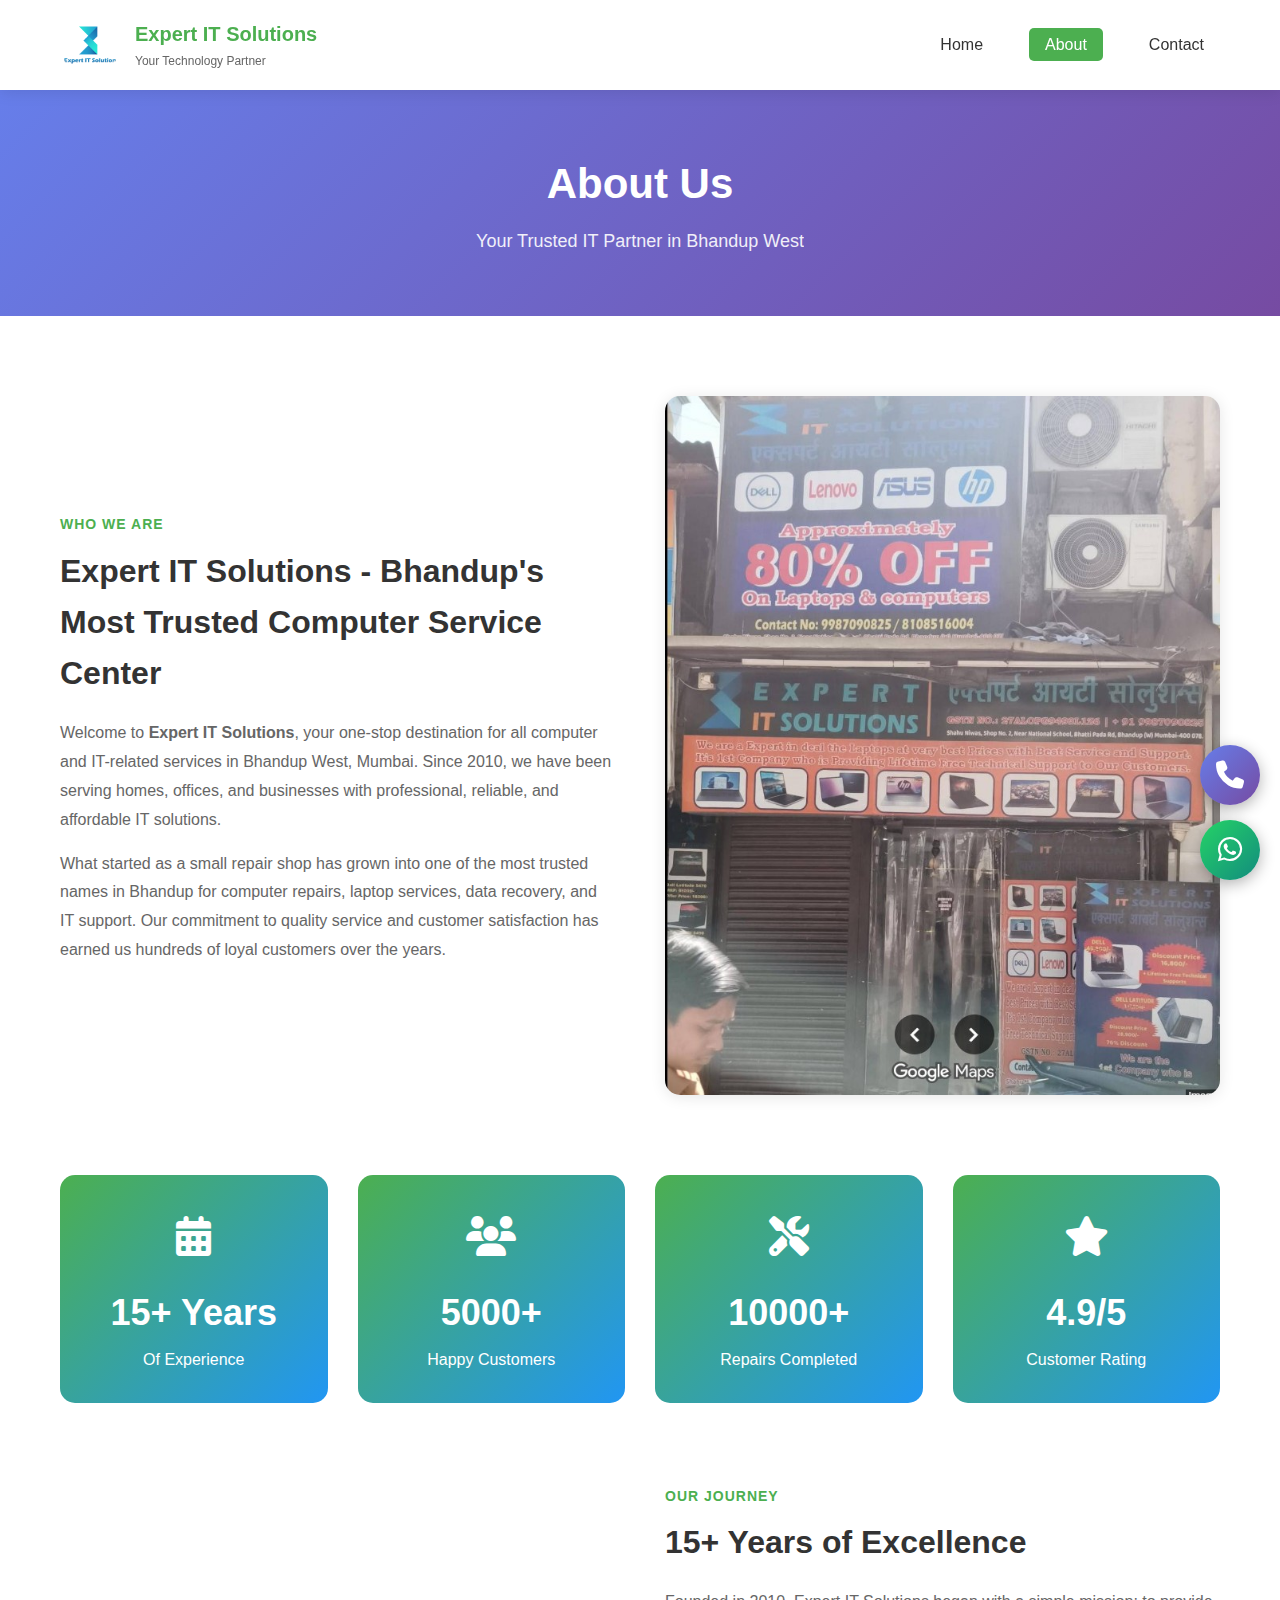
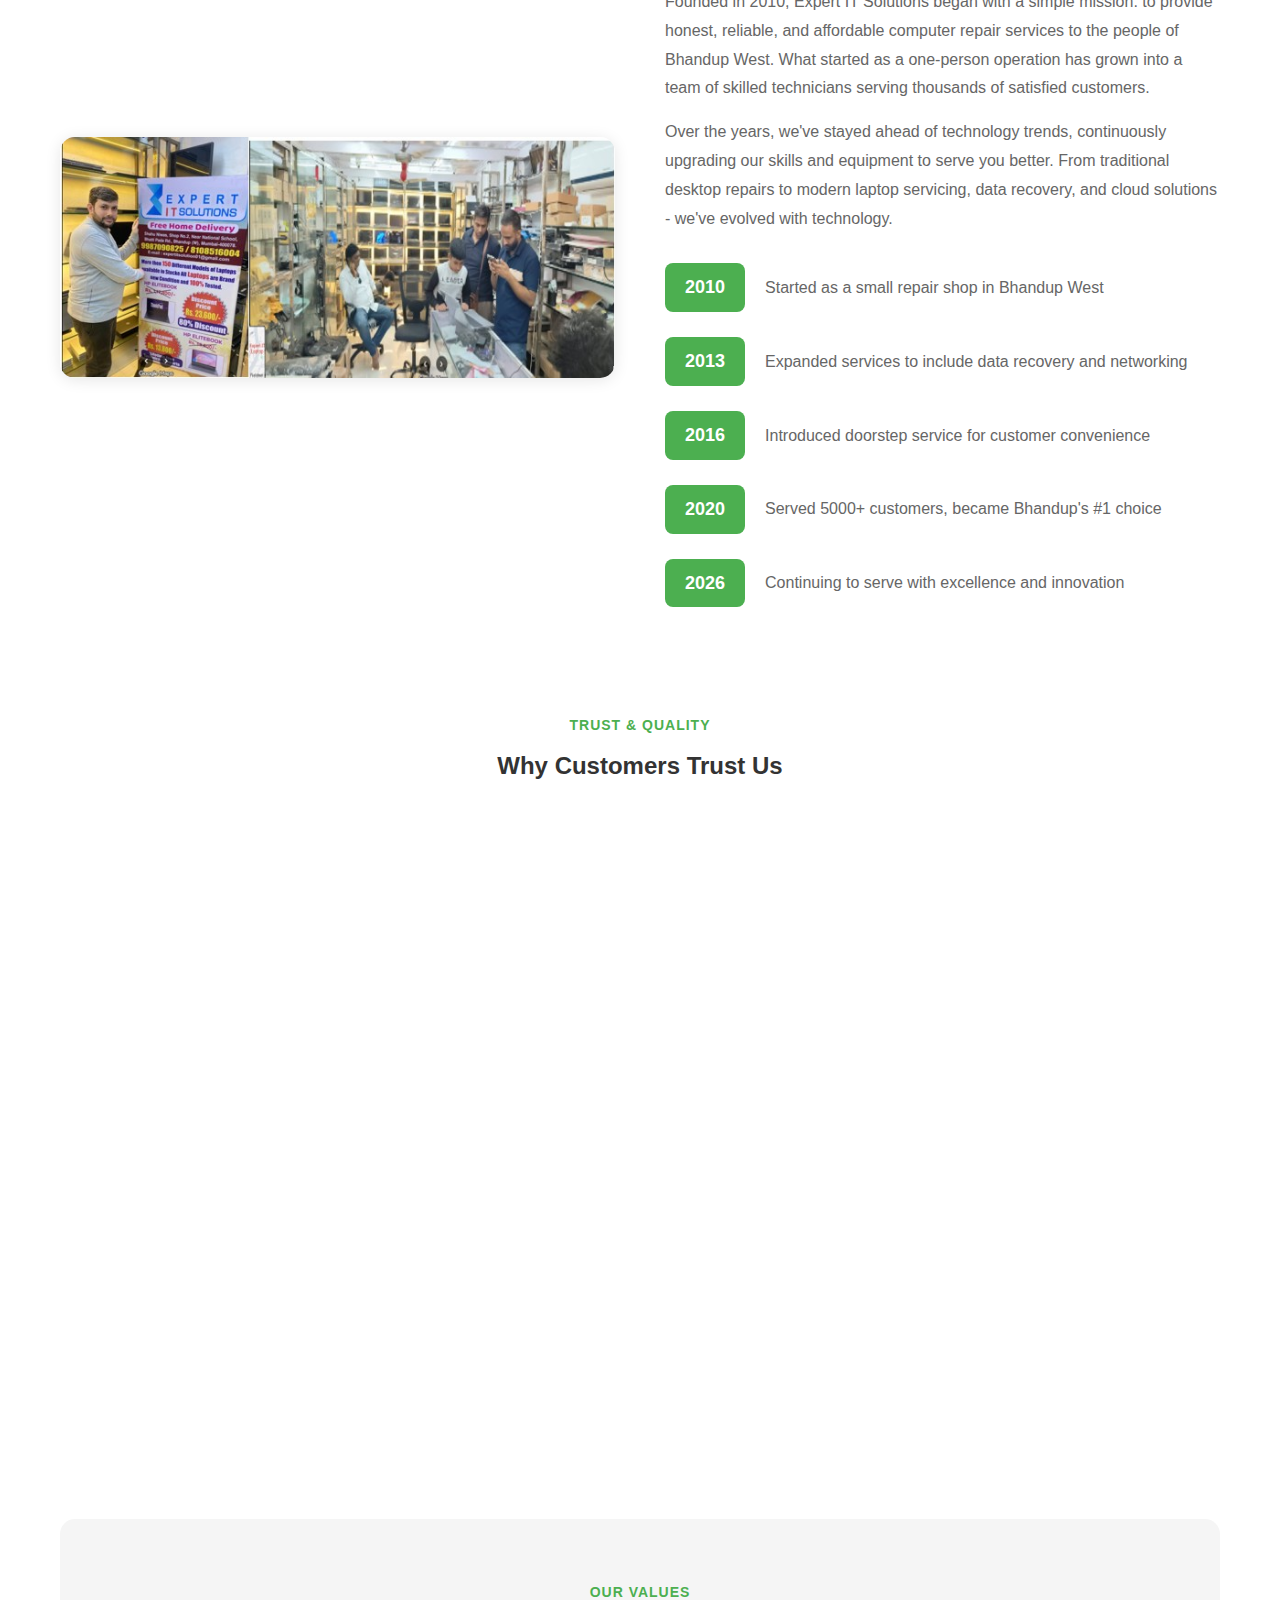
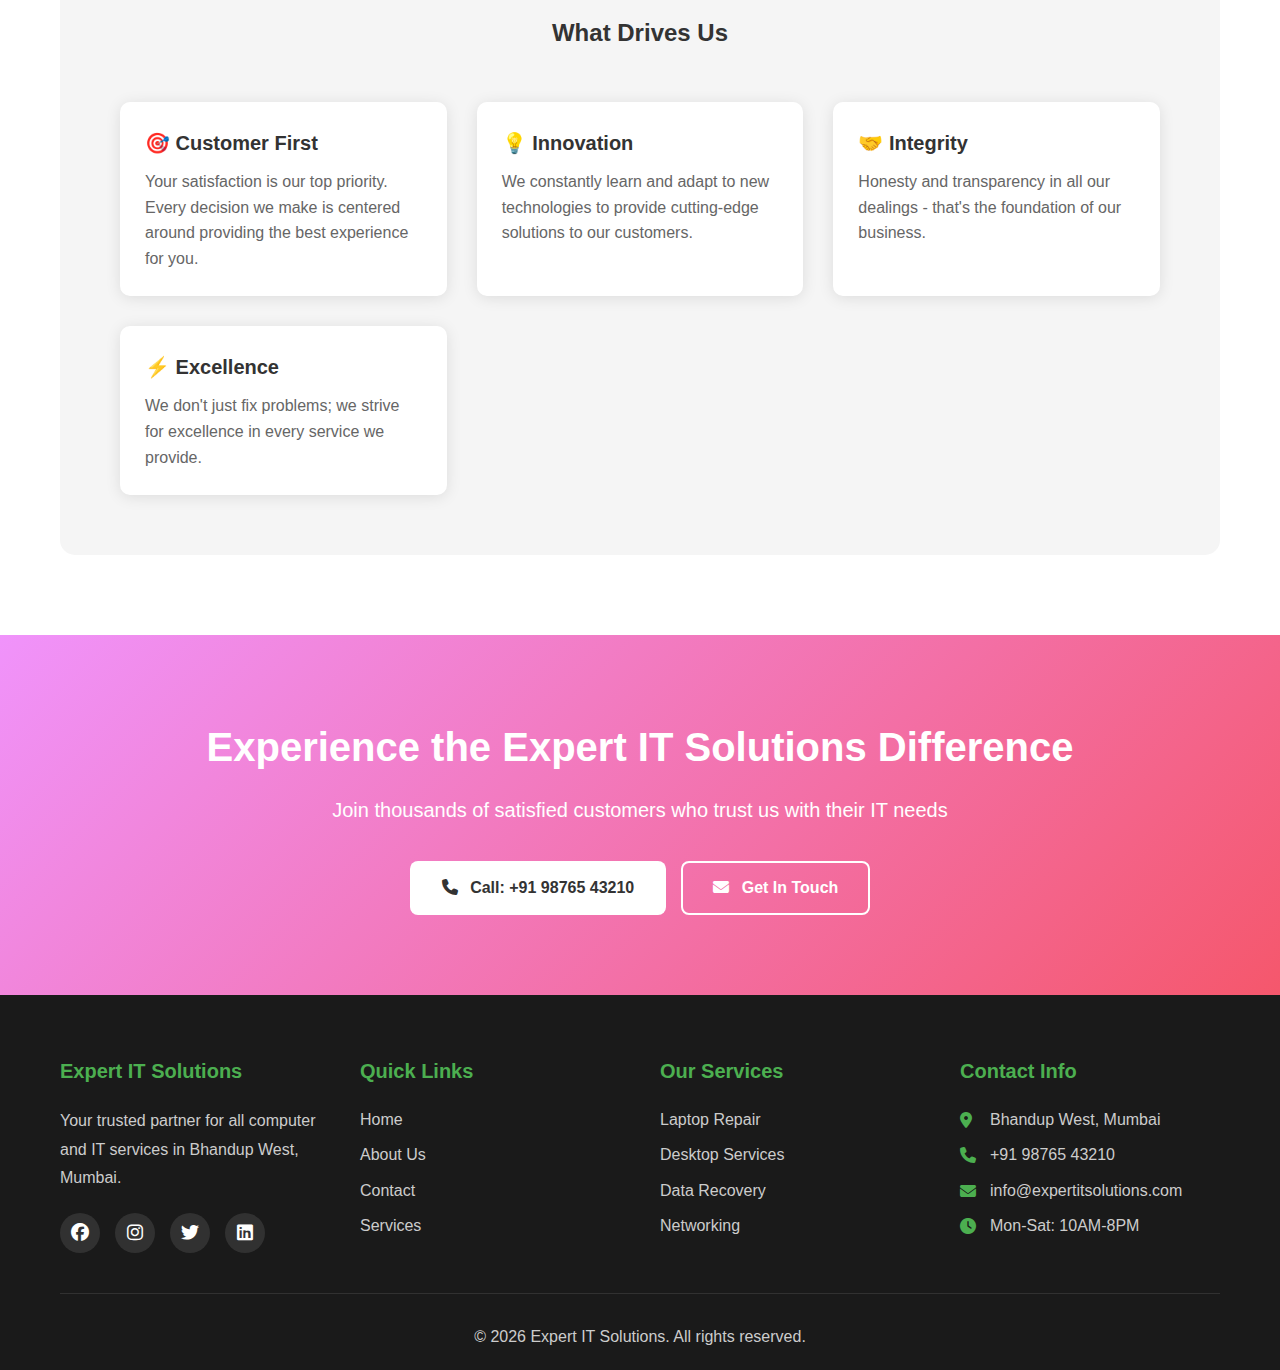
<file: shop/Expert-IT-Solutions/about.html>
<!DOCTYPE html>
<html lang="en">
<head>
    <meta charset="UTF-8">
    <meta name="viewport" content="width=device-width, initial-scale=1.0">
    <title>About Us - Expert IT Solutions | Bhandup West, Mumbai</title>
    <meta name="description" content="Learn about Expert IT Solutions - your trusted computer repair and IT services provider in Bhandup West with 15+ years of experience.">
    <link rel="stylesheet" href="style.css">
    <link rel="stylesheet" href="https://cdnjs.cloudflare.com/ajax/libs/font-awesome/6.4.0/css/all.min.css">
</head>
<body>
    <!-- Floating Action Buttons -->
    <div class="floating-buttons">
        <a href="tel:+919876543210" class="float-btn call-btn" aria-label="Call Us">
            <i class="fas fa-phone"></i>
        </a>
        <a href="https://wa.me/919876543210" target="_blank" class="float-btn whatsapp-btn" aria-label="WhatsApp">
            <i class="fab fa-whatsapp"></i>
        </a>
    </div>

    <!-- Header -->
    <header class="header">
        <div class="container">
            <div class="header-content">
                <div class="logo">
                    <img src="images/logo.png" alt="Expert IT Solutions Logo" onerror="this.src='data:image/svg+xml,%3Csvg xmlns=%22http://www.w3.org/2000/svg%22 width=%22200%22 height=%2260%22%3E%3Crect fill=%22%234CAF50%22 width=%22200%22 height=%2260%22 rx=%225%22/%3E%3Ctext x=%2250%25%22 y=%2250%25%22 font-family=%22Arial%22 font-size=%2218%22 fill=%22white%22 text-anchor=%22middle%22 dy=%22.3em%22%3EExpert IT%3C/text%3E%3C/svg%3E'">
                    <div class="logo-text">
                        <h1>Expert IT Solutions</h1>
                        <p class="tagline">Your Technology Partner</p>
                    </div>
                </div>
                <button class="menu-toggle" id="menuToggle" aria-label="Toggle Menu">
                    <i class="fas fa-bars"></i>
                </button>
                <nav class="nav" id="navMenu">
                    <ul>
                        <li><a href="index.html">Home</a></li>
                        <li><a href="about.html" class="active">About</a></li>
                        <li><a href="contact.html">Contact</a></li>
                    </ul>
                </nav>
            </div>
        </div>
    </header>

    <!-- Page Header -->
    <section class="page-header">
        <div class="container">
            <h1 class="page-title">About Us</h1>
            <p class="page-subtitle">Your Trusted IT Partner in Bhandup West</p>
        </div>
    </section>

    <!-- About Content -->
    <section class="about-content">
        <div class="container">
            <div class="about-intro">
                <div class="intro-text animate-slide-up">
                    <span class="section-label">Who We Are</span>
                    <h2>Expert IT Solutions - Bhandup's Most Trusted Computer Service Center</h2>
                    <p>Welcome to <strong>Expert IT Solutions</strong>, your one-stop destination for all computer and IT-related services in Bhandup West, Mumbai. Since 2010, we have been serving homes, offices, and businesses with professional, reliable, and affordable IT solutions.</p>
                    <p>What started as a small repair shop has grown into one of the most trusted names in Bhandup for computer repairs, laptop services, data recovery, and IT support. Our commitment to quality service and customer satisfaction has earned us hundreds of loyal customers over the years.</p>
                </div>
                <div class="intro-image animate-fade-in">
                    <img src="images/about-shop.jpg" alt="Expert IT Solutions Shop" onerror="this.src='data:image/svg+xml,%3Csvg xmlns=%22http://www.w3.org/2000/svg%22 width=%22500%22 height=%22400%22%3E%3Crect fill=%22%23e0e0e0%22 width=%22500%22 height=%22400%22/%3E%3Ctext x=%2250%25%22 y=%2250%25%22 font-family=%22Arial%22 font-size=%2224%22 fill=%22%23666%22 text-anchor=%22middle%22 dy=%22.3em%22%3EOur Shop%3C/text%3E%3C/svg%3E'">
                </div>
            </div>

            <!-- Stats Section -->
            <div class="stats-section">
                <div class="stat-card">
                    <div class="stat-icon">
                        <i class="fas fa-calendar-alt"></i>
                    </div>
                    <h3>15+ Years</h3>
                    <p>Of Experience</p>
                </div>
                <div class="stat-card">
                    <div class="stat-icon">
                        <i class="fas fa-users"></i>
                    </div>
                    <h3>5000+</h3>
                    <p>Happy Customers</p>
                </div>
                <div class="stat-card">
                    <div class="stat-icon">
                        <i class="fas fa-tools"></i>
                    </div>
                    <h3>10000+</h3>
                    <p>Repairs Completed</p>
                </div>
                <div class="stat-card">
                    <div class="stat-icon">
                        <i class="fas fa-star"></i>
                    </div>
                    <h3>4.9/5</h3>
                    <p>Customer Rating</p>
                </div>
            </div>

            <!-- Our Story -->
            <div class="our-story">
                <div class="story-image animate-fade-in">
                    <img src="images/team.jpg" alt="Our Team" onerror="this.src='data:image/svg+xml,%3Csvg xmlns=%22http://www.w3.org/2000/svg%22 width=%22500%22 height=%22400%22%3E%3Crect fill=%22%23e0e0e0%22 width=%22500%22 height=%22400%22/%3E%3Ctext x=%2250%25%22 y=%2250%25%22 font-family=%22Arial%22 font-size=%2224%22 fill=%22%23666%22 text-anchor=%22middle%22 dy=%22.3em%22%3EOur Team%3C/text%3E%3C/svg%3E'">
                </div>
                <div class="story-text animate-slide-up">
                    <span class="section-label">Our Journey</span>
                    <h2>15+ Years of Excellence</h2>
                    <p>Founded in 2010, Expert IT Solutions began with a simple mission: to provide honest, reliable, and affordable computer repair services to the people of Bhandup West. What started as a one-person operation has grown into a team of skilled technicians serving thousands of satisfied customers.</p>
                    <p>Over the years, we've stayed ahead of technology trends, continuously upgrading our skills and equipment to serve you better. From traditional desktop repairs to modern laptop servicing, data recovery, and cloud solutions - we've evolved with technology.</p>
                    
                    <div class="milestone-list">
                        <div class="milestone">
                            <div class="milestone-year">2010</div>
                            <div class="milestone-desc">Started as a small repair shop in Bhandup West</div>
                        </div>
                        <div class="milestone">
                            <div class="milestone-year">2013</div>
                            <div class="milestone-desc">Expanded services to include data recovery and networking</div>
                        </div>
                        <div class="milestone">
                            <div class="milestone-year">2016</div>
                            <div class="milestone-desc">Introduced doorstep service for customer convenience</div>
                        </div>
                        <div class="milestone">
                            <div class="milestone-year">2020</div>
                            <div class="milestone-desc">Served 5000+ customers, became Bhandup's #1 choice</div>
                        </div>
                        <div class="milestone">
                            <div class="milestone-year">2026</div>
                            <div class="milestone-desc">Continuing to serve with excellence and innovation</div>
                        </div>
                    </div>
                </div>
            </div>

            <!-- Why Trust Us -->
            <div class="why-trust">
                <div class="section-header">
                    <span class="section-label">Trust & Quality</span>
                    <h2>Why Customers Trust Us</h2>
                </div>
                <div class="trust-grid">
                    <div class="trust-card animate-on-scroll">
                        <div class="trust-icon">
                            <i class="fas fa-handshake"></i>
                        </div>
                        <h3>Honest Service</h3>
                        <p>We believe in transparent pricing and honest communication. No hidden charges, no unnecessary repairs - just honest service you can trust.</p>
                    </div>

                    <div class="trust-card animate-on-scroll">
                        <div class="trust-icon">
                            <i class="fas fa-graduation-cap"></i>
                        </div>
                        <h3>Certified Technicians</h3>
                        <p>Our team consists of certified and experienced technicians who undergo regular training to stay updated with the latest technologies.</p>
                    </div>

                    <div class="trust-card animate-on-scroll">
                        <div class="trust-icon">
                            <i class="fas fa-shield-alt"></i>
                        </div>
                        <h3>Quality Assurance</h3>
                        <p>Every repair goes through strict quality checks. We only use genuine parts and provide warranty on all our services.</p>
                    </div>

                    <div class="trust-card animate-on-scroll">
                        <div class="trust-icon">
                            <i class="fas fa-headset"></i>
                        </div>
                        <h3>Customer Support</h3>
                        <p>Our customer support doesn't end after the repair. We provide ongoing support and guidance whenever you need help.</p>
                    </div>

                    <div class="trust-card animate-on-scroll">
                        <div class="trust-icon">
                            <i class="fas fa-home"></i>
                        </div>
                        <h3>Local & Accessible</h3>
                        <p>Located in the heart of Bhandup West, we're easily accessible. We also offer free pickup and delivery in the area.</p>
                    </div>

                    <div class="trust-card animate-on-scroll">
                        <div class="trust-icon">
                            <i class="fas fa-award"></i>
                        </div>
                        <h3>Proven Track Record</h3>
                        <p>With 10,000+ successful repairs and countless 5-star reviews, our track record speaks for itself.</p>
                    </div>
                </div>
            </div>

            <!-- Our Values -->
            <div class="values-section">
                <div class="section-header">
                    <span class="section-label">Our Values</span>
                    <h2>What Drives Us</h2>
                </div>
                <div class="values-grid">
                    <div class="value-card">
                        <h3>🎯 Customer First</h3>
                        <p>Your satisfaction is our top priority. Every decision we make is centered around providing the best experience for you.</p>
                    </div>
                    <div class="value-card">
                        <h3>💡 Innovation</h3>
                        <p>We constantly learn and adapt to new technologies to provide cutting-edge solutions to our customers.</p>
                    </div>
                    <div class="value-card">
                        <h3>🤝 Integrity</h3>
                        <p>Honesty and transparency in all our dealings - that's the foundation of our business.</p>
                    </div>
                    <div class="value-card">
                        <h3>⚡ Excellence</h3>
                        <p>We don't just fix problems; we strive for excellence in every service we provide.</p>
                    </div>
                </div>
            </div>
        </div>
    </section>

    <!-- CTA Section -->
    <section class="cta-section">
        <div class="container">
            <div class="cta-content">
                <h2>Experience the Expert IT Solutions Difference</h2>
                <p>Join thousands of satisfied customers who trust us with their IT needs</p>
                <div class="cta-buttons">
                    <a href="tel:+919876543210" class="btn btn-white">
                        <i class="fas fa-phone"></i> Call: +91 98765 43210
                    </a>
                    <a href="contact.html" class="btn btn-outline">
                        <i class="fas fa-envelope"></i> Get In Touch
                    </a>
                </div>
            </div>
        </div>
    </section>

    <!-- Footer -->
    <footer class="footer">
        <div class="container">
            <div class="footer-grid">
                <div class="footer-col">
                    <h4>Expert IT Solutions</h4>
                    <p>Your trusted partner for all computer and IT services in Bhandup West, Mumbai.</p>
                    <div class="social-links">
                        <a href="#" aria-label="Facebook"><i class="fab fa-facebook"></i></a>
                        <a href="#" aria-label="Instagram"><i class="fab fa-instagram"></i></a>
                        <a href="#" aria-label="Twitter"><i class="fab fa-twitter"></i></a>
                        <a href="#" aria-label="LinkedIn"><i class="fab fa-linkedin"></i></a>
                    </div>
                </div>
                <div class="footer-col">
                    <h4>Quick Links</h4>
                    <ul>
                        <li><a href="index.html">Home</a></li>
                        <li><a href="about.html">About Us</a></li>
                        <li><a href="contact.html">Contact</a></li>
                        <li><a href="index.html#services">Services</a></li>
                    </ul>
                </div>
                <div class="footer-col">
                    <h4>Our Services</h4>
                    <ul>
                        <li><a href="index.html#services">Laptop Repair</a></li>
                        <li><a href="index.html#services">Desktop Services</a></li>
                        <li><a href="index.html#services">Data Recovery</a></li>
                        <li><a href="index.html#services">Networking</a></li>
                    </ul>
                </div>
                <div class="footer-col">
                    <h4>Contact Info</h4>
                    <ul class="contact-info">
                        <li><i class="fas fa-map-marker-alt"></i> Bhandup West, Mumbai</li>
                        <li><i class="fas fa-phone"></i> +91 98765 43210</li>
                        <li><i class="fas fa-envelope"></i> info@expertitsolutions.com</li>
                        <li><i class="fas fa-clock"></i> Mon-Sat: 10AM-8PM</li>
                    </ul>
                </div>
            </div>
            <div class="footer-bottom">
                <p>&copy; 2026 Expert IT Solutions. All rights reserved.</p>
            </div>
        </div>
    </footer>

    <script src="script.js"></script>
</body>
</html>
</file>
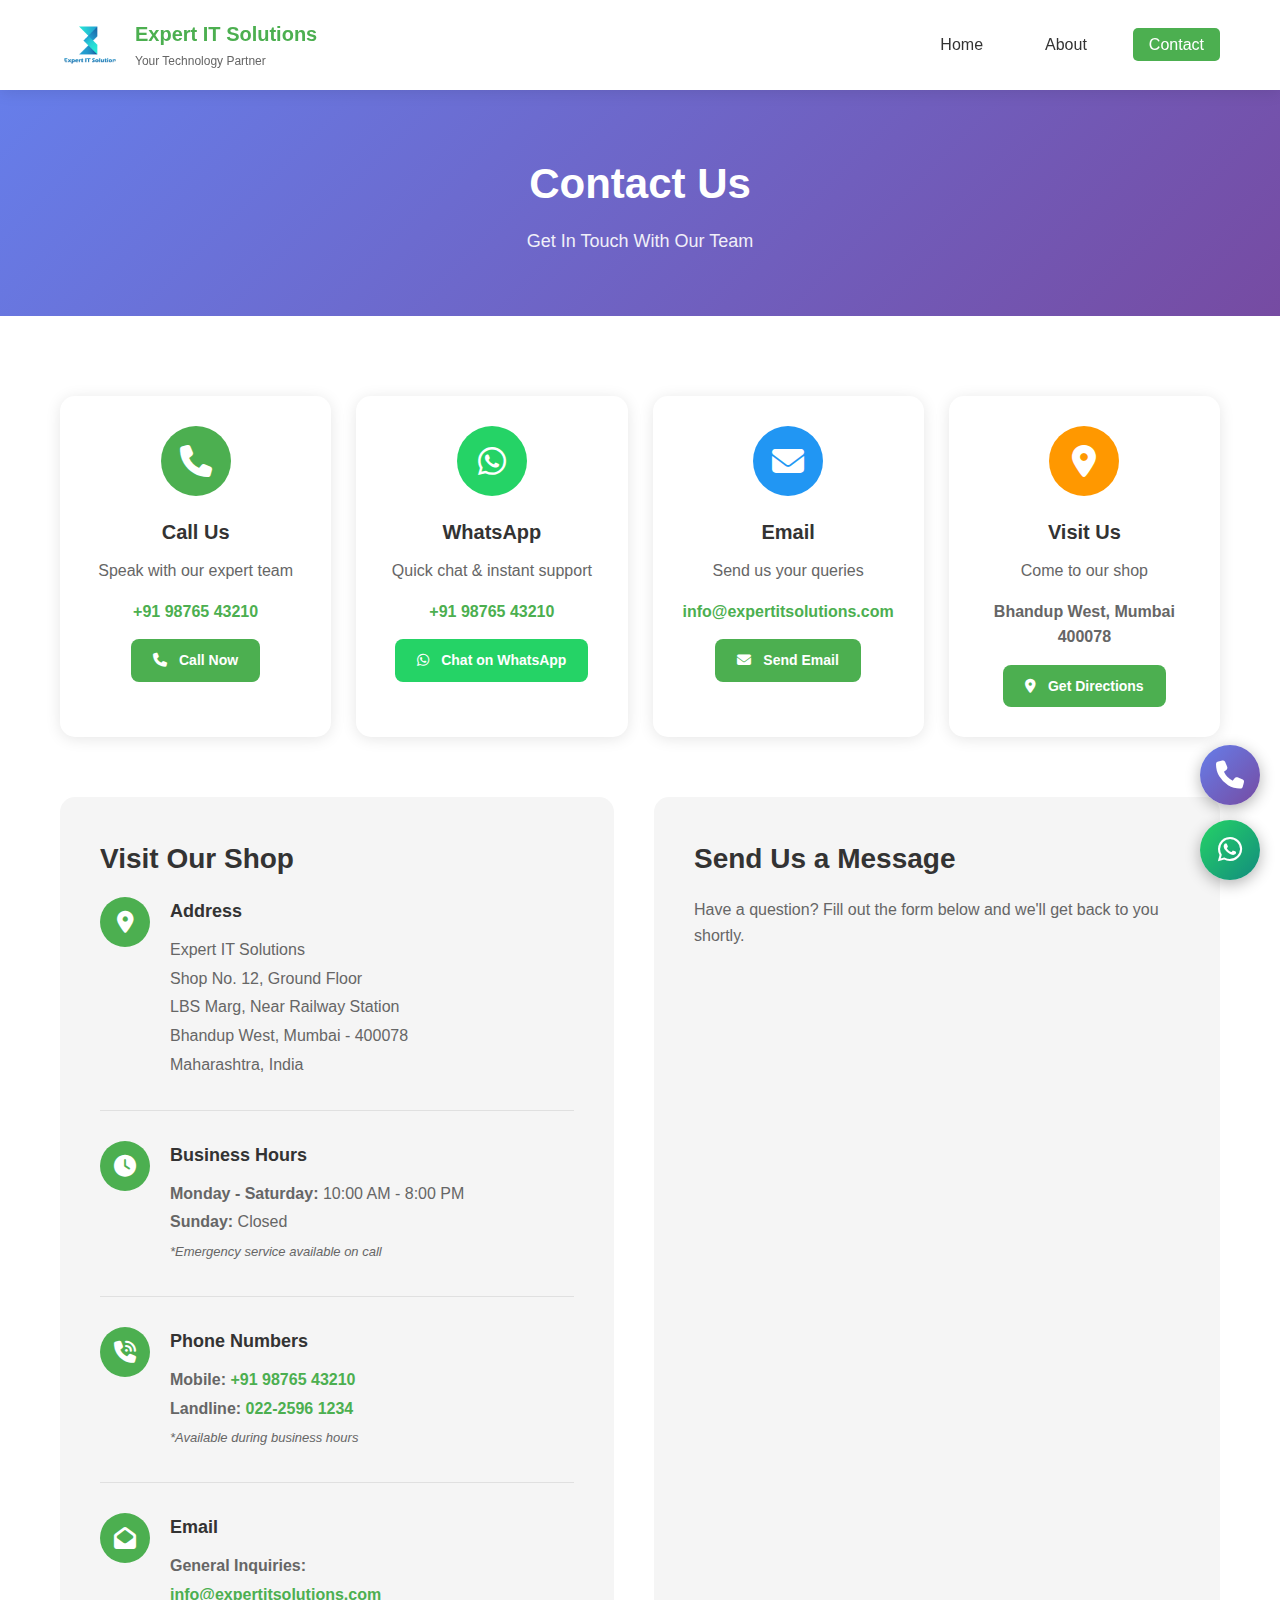
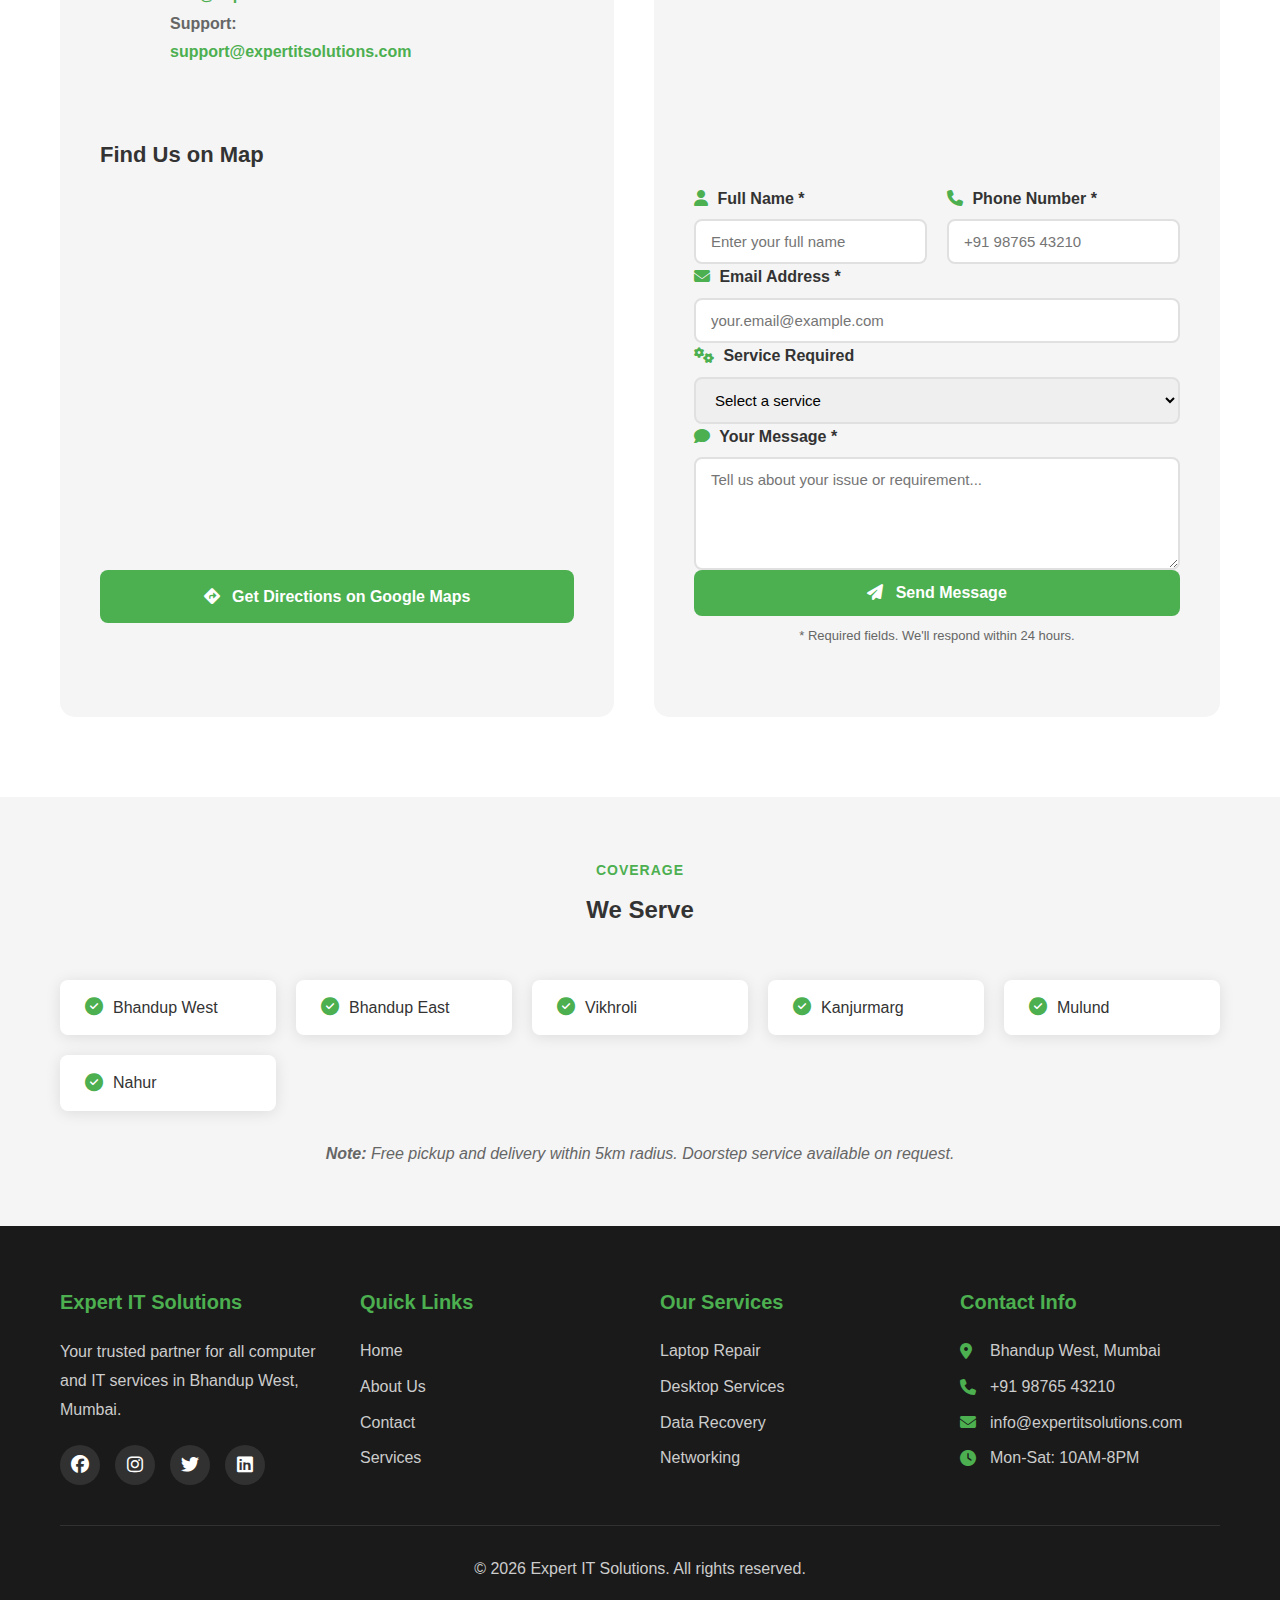
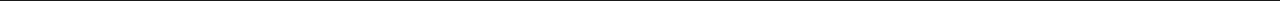
<file: shop/Expert-IT-Solutions/contact.html>
<!DOCTYPE html>
<html lang="en">
<head>
    <meta charset="UTF-8">
    <meta name="viewport" content="width=device-width, initial-scale=1.0">
    <title>Contact Us - Expert IT Solutions | Bhandup West, Mumbai</title>
    <meta name="description" content="Contact Expert IT Solutions in Bhandup West, Mumbai. Call, WhatsApp, or visit us for all your computer repair and IT service needs.">
    <link rel="stylesheet" href="style.css">
    <link rel="stylesheet" href="https://cdnjs.cloudflare.com/ajax/libs/font-awesome/6.4.0/css/all.min.css">
</head>
<body>
    <!-- Floating Action Buttons -->
    <div class="floating-buttons">
        <a href="tel:+919876543210" class="float-btn call-btn" aria-label="Call Us">
            <i class="fas fa-phone"></i>
        </a>
        <a href="https://wa.me/919876543210" target="_blank" class="float-btn whatsapp-btn" aria-label="WhatsApp">
            <i class="fab fa-whatsapp"></i>
        </a>
    </div>

    <!-- Header -->
    <header class="header">
        <div class="container">
            <div class="header-content">
                <div class="logo">
                    <img src="images/logo.png" alt="Expert IT Solutions Logo" onerror="this.src='data:image/svg+xml,%3Csvg xmlns=%22http://www.w3.org/2000/svg%22 width=%22200%22 height=%2260%22%3E%3Crect fill=%22%234CAF50%22 width=%22200%22 height=%2260%22 rx=%225%22/%3E%3Ctext x=%2250%25%22 y=%2250%25%22 font-family=%22Arial%22 font-size=%2218%22 fill=%22white%22 text-anchor=%22middle%22 dy=%22.3em%22%3EExpert IT%3C/text%3E%3C/svg%3E'">
                    <div class="logo-text">
                        <h1>Expert IT Solutions</h1>
                        <p class="tagline">Your Technology Partner</p>
                    </div>
                </div>
                <button class="menu-toggle" id="menuToggle" aria-label="Toggle Menu">
                    <i class="fas fa-bars"></i>
                </button>
                <nav class="nav" id="navMenu">
                    <ul>
                        <li><a href="index.html">Home</a></li>
                        <li><a href="about.html">About</a></li>
                        <li><a href="contact.html" class="active">Contact</a></li>
                    </ul>
                </nav>
            </div>
        </div>
    </header>

    <!-- Page Header -->
    <section class="page-header">
        <div class="container">
            <h1 class="page-title">Contact Us</h1>
            <p class="page-subtitle">Get In Touch With Our Team</p>
        </div>
    </section>

    <!-- Contact Section -->
    <section class="contact-section">
        <div class="container">
            <!-- Quick Contact Cards -->
            <div class="quick-contact">
                <div class="contact-card animate-on-scroll">
                    <div class="contact-card-icon">
                        <i class="fas fa-phone"></i>
                    </div>
                    <h3>Call Us</h3>
                    <p>Speak with our expert team</p>
                    <a href="tel:+919876543210" class="contact-link">+91 98765 43210</a>
                    <a href="tel:+919876543210" class="btn btn-sm btn-primary">
                        <i class="fas fa-phone"></i> Call Now
                    </a>
                </div>

                <div class="contact-card animate-on-scroll">
                    <div class="contact-card-icon whatsapp">
                        <i class="fab fa-whatsapp"></i>
                    </div>
                    <h3>WhatsApp</h3>
                    <p>Quick chat & instant support</p>
                    <a href="https://wa.me/919876543210" target="_blank" class="contact-link">+91 98765 43210</a>
                    <a href="https://wa.me/919876543210" target="_blank" class="btn btn-sm btn-success">
                        <i class="fab fa-whatsapp"></i> Chat on WhatsApp
                    </a>
                </div>

                <div class="contact-card animate-on-scroll">
                    <div class="contact-card-icon email">
                        <i class="fas fa-envelope"></i>
                    </div>
                    <h3>Email</h3>
                    <p>Send us your queries</p>
                    <a href="mailto:info@expertitsolutions.com" class="contact-link">info@expertitsolutions.com</a>
                    <a href="mailto:info@expertitsolutions.com" class="btn btn-sm btn-primary">
                        <i class="fas fa-envelope"></i> Send Email
                    </a>
                </div>

                <div class="contact-card animate-on-scroll">
                    <div class="contact-card-icon location">
                        <i class="fas fa-map-marker-alt"></i>
                    </div>
                    <h3>Visit Us</h3>
                    <p>Come to our shop</p>
                    <p class="contact-link">Bhandup West, Mumbai 400078</p>
                    <a href="https://maps.google.com/?q=Bhandup+West+Mumbai" target="_blank" class="btn btn-sm btn-primary">
                        <i class="fas fa-map-marker-alt"></i> Get Directions
                    </a>
                </div>
            </div>

            <!-- Main Contact Content -->
            <div class="contact-content">
                <!-- Contact Info -->
                <div class="contact-info-box animate-slide-up">
                    <h2>Visit Our Shop</h2>
                    <div class="info-details">
                        <div class="info-item">
                            <div class="info-icon">
                                <i class="fas fa-map-marker-alt"></i>
                            </div>
                            <div class="info-text">
                                <h4>Address</h4>
                                <p>Expert IT Solutions<br>
                                   Shop No. 12, Ground Floor<br>
                                   LBS Marg, Near Railway Station<br>
                                   Bhandup West, Mumbai - 400078<br>
                                   Maharashtra, India</p>
                            </div>
                        </div>

                        <div class="info-item">
                            <div class="info-icon">
                                <i class="fas fa-clock"></i>
                            </div>
                            <div class="info-text">
                                <h4>Business Hours</h4>
                                <p><strong>Monday - Saturday:</strong> 10:00 AM - 8:00 PM<br>
                                   <strong>Sunday:</strong> Closed<br>
                                   <span class="note">*Emergency service available on call</span></p>
                            </div>
                        </div>

                        <div class="info-item">
                            <div class="info-icon">
                                <i class="fas fa-phone-volume"></i>
                            </div>
                            <div class="info-text">
                                <h4>Phone Numbers</h4>
                                <p><strong>Mobile:</strong> <a href="tel:+919876543210">+91 98765 43210</a><br>
                                   <strong>Landline:</strong> <a href="tel:+912225961234">022-2596 1234</a><br>
                                   <span class="note">*Available during business hours</span></p>
                            </div>
                        </div>

                        <div class="info-item">
                            <div class="info-icon">
                                <i class="fas fa-envelope-open"></i>
                            </div>
                            <div class="info-text">
                                <h4>Email</h4>
                                <p><strong>General Inquiries:</strong><br>
                                   <a href="mailto:info@expertitsolutions.com">info@expertitsolutions.com</a><br>
                                   <strong>Support:</strong><br>
                                   <a href="mailto:support@expertitsolutions.com">support@expertitsolutions.com</a></p>
                            </div>
                        </div>
                    </div>

                    <!-- Map -->
                    <div class="map-container">
                        <h3>Find Us on Map</h3>
                        <div class="map-embed">
                            <!-- Google Maps Embed Placeholder -->
                            <iframe 
                                src="https://www.google.com/maps/embed?pb=!1m18!1m12!1m3!1d3768.5426!2d72.9377!3d19.1450!2m3!1f0!2f0!3f0!3m2!1i1024!2i768!4f13.1!3m3!1m2!1s0x0%3A0x0!2zMTnCsDA4JzQyLjAiTiA3MsKwNTYnMTUuNyJF!5e0!3m2!1sen!2sin!4v1234567890"
                                width="100%" 
                                height="350" 
                                style="border:0; border-radius: 10px;" 
                                allowfullscreen="" 
                                loading="lazy">
                            </iframe>
                        </div>
                        <a href="https://maps.google.com/?q=Bhandup+West+Mumbai" target="_blank" class="btn btn-primary btn-block">
                            <i class="fas fa-directions"></i> Get Directions on Google Maps
                        </a>
                    </div>
                </div>

                <!-- Contact Form -->
                <div class="contact-form-box animate-fade-in">
                    <h2>Send Us a Message</h2>
                    <p>Have a question? Fill out the form below and we'll get back to you shortly.</p>
                    
                    <!-- Google Form Embed -->
                    <div class="form-embed">
                        <!-- Placeholder for Google Form - Replace the src with your actual Google Form URL -->
                        <iframe 
                            src="https://docs.google.com/forms/d/e/1FAIpQLSf_YOUR_FORM_ID_HERE/viewform?embedded=true" 
                            width="100%" 
                            height="800" 
                            frameborder="0" 
                            marginheight="0" 
                            marginwidth="0"
                            style="border-radius: 10px;">
                            Loading…
                        </iframe>
                    </div>

                    <!-- Alternative: Manual Form -->
                    <form class="contact-form" id="contactForm" style="display: block;">
                        <div class="form-row">
                            <div class="form-group">
                                <label for="name">
                                    <i class="fas fa-user"></i> Full Name *
                                </label>
                                <input type="text" id="name" name="name" required placeholder="Enter your full name">
                            </div>
                            <div class="form-group">
                                <label for="phone">
                                    <i class="fas fa-phone"></i> Phone Number *
                                </label>
                                <input type="tel" id="phone" name="phone" required placeholder="+91 98765 43210">
                            </div>
                        </div>

                        <div class="form-group">
                            <label for="email">
                                <i class="fas fa-envelope"></i> Email Address *
                            </label>
                            <input type="email" id="email" name="email" required placeholder="your.email@example.com">
                        </div>

                        <div class="form-group">
                            <label for="service">
                                <i class="fas fa-cogs"></i> Service Required
                            </label>
                            <select id="service" name="service">
                                <option value="">Select a service</option>
                                <option value="laptop-repair">Laptop Repair</option>
                                <option value="desktop-service">Desktop Service</option>
                                <option value="data-recovery">Data Recovery</option>
                                <option value="networking">Networking</option>
                                <option value="printer-service">Printer Service</option>
                                <option value="security">Security Solutions</option>
                                <option value="other">Other</option>
                            </select>
                        </div>

                        <div class="form-group">
                            <label for="message">
                                <i class="fas fa-comment"></i> Your Message *
                            </label>
                            <textarea id="message" name="message" rows="5" required placeholder="Tell us about your issue or requirement..."></textarea>
                        </div>

                        <button type="submit" class="btn btn-primary btn-block">
                            <i class="fas fa-paper-plane"></i> Send Message
                        </button>

                        <p class="form-note">* Required fields. We'll respond within 24 hours.</p>
                    </form>

                    <div class="form-success" id="formSuccess" style="display: none;">
                        <div class="success-icon">
                            <i class="fas fa-check-circle"></i>
                        </div>
                        <h3>Thank You!</h3>
                        <p>Your message has been sent successfully. We'll get back to you soon.</p>
                    </div>
                </div>
            </div>
        </div>
    </section>

    <!-- Service Areas -->
    <section class="service-areas">
        <div class="container">
            <div class="section-header">
                <span class="section-label">Coverage</span>
                <h2>We Serve</h2>
            </div>
            <div class="areas-grid">
                <div class="area-item">
                    <i class="fas fa-check-circle"></i>
                    <span>Bhandup West</span>
                </div>
                <div class="area-item">
                    <i class="fas fa-check-circle"></i>
                    <span>Bhandup East</span>
                </div>
                <div class="area-item">
                    <i class="fas fa-check-circle"></i>
                    <span>Vikhroli</span>
                </div>
                <div class="area-item">
                    <i class="fas fa-check-circle"></i>
                    <span>Kanjurmarg</span>
                </div>
                <div class="area-item">
                    <i class="fas fa-check-circle"></i>
                    <span>Mulund</span>
                </div>
                <div class="area-item">
                    <i class="fas fa-check-circle"></i>
                    <span>Nahur</span>
                </div>
            </div>
            <p class="areas-note">
                <strong>Note:</strong> Free pickup and delivery within 5km radius. Doorstep service available on request.
            </p>
        </div>
    </section>

    <!-- Footer -->
    <footer class="footer">
        <div class="container">
            <div class="footer-grid">
                <div class="footer-col">
                    <h4>Expert IT Solutions</h4>
                    <p>Your trusted partner for all computer and IT services in Bhandup West, Mumbai.</p>
                    <div class="social-links">
                        <a href="#" aria-label="Facebook"><i class="fab fa-facebook"></i></a>
                        <a href="#" aria-label="Instagram"><i class="fab fa-instagram"></i></a>
                        <a href="#" aria-label="Twitter"><i class="fab fa-twitter"></i></a>
                        <a href="#" aria-label="LinkedIn"><i class="fab fa-linkedin"></i></a>
                    </div>
                </div>
                <div class="footer-col">
                    <h4>Quick Links</h4>
                    <ul>
                        <li><a href="index.html">Home</a></li>
                        <li><a href="about.html">About Us</a></li>
                        <li><a href="contact.html">Contact</a></li>
                        <li><a href="index.html#services">Services</a></li>
                    </ul>
                </div>
                <div class="footer-col">
                    <h4>Our Services</h4>
                    <ul>
                        <li><a href="index.html#services">Laptop Repair</a></li>
                        <li><a href="index.html#services">Desktop Services</a></li>
                        <li><a href="index.html#services">Data Recovery</a></li>
                        <li><a href="index.html#services">Networking</a></li>
                    </ul>
                </div>
                <div class="footer-col">
                    <h4>Contact Info</h4>
                    <ul class="contact-info">
                        <li><i class="fas fa-map-marker-alt"></i> Bhandup West, Mumbai</li>
                        <li><i class="fas fa-phone"></i> +91 98765 43210</li>
                        <li><i class="fas fa-envelope"></i> info@expertitsolutions.com</li>
                        <li><i class="fas fa-clock"></i> Mon-Sat: 10AM-8PM</li>
                    </ul>
                </div>
            </div>
            <div class="footer-bottom">
                <p>&copy; 2026 Expert IT Solutions. All rights reserved.</p>
            </div>
        </div>
    </footer>

    <script src="script.js"></script>
</body>
</html>
</file>
<file: shop/Expert-IT-Solutions/style.css>
/* ===================================
   EXPERT IT SOLUTIONS - STYLE.CSS
   Modern, Mobile-First Design
   =================================== */

/* CSS Variables for Easy Customization */
:root {
    --primary-color: #4CAF50;
    --secondary-color: #2196F3;
    --accent-color: #FF9800;
    --success-color: #25D366;
    --dark-color: #333;
    --light-gray: #f5f5f5;
    --medium-gray: #e0e0e0;
    --text-color: #333;
    --text-light: #666;
    --white: #ffffff;
    --shadow: 0 2px 15px rgba(0,0,0,0.1);
    --shadow-hover: 0 5px 25px rgba(0,0,0,0.15);
    --transition: all 0.3s ease;
}

/* Reset & Base Styles */
* {
    margin: 0;
    padding: 0;
    box-sizing: border-box;
}

html {
    scroll-behavior: smooth;
}

body {
    font-family: 'Segoe UI', Tahoma, Geneva, Verdana, sans-serif;
    line-height: 1.6;
    color: var(--text-color);
    background-color: var(--white);
    overflow-x: hidden;
}

img {
    max-width: 100%;
    height: auto;
    display: block;
}

a {
    text-decoration: none;
    color: inherit;
    transition: var(--transition);
}

ul {
    list-style: none;
}

/* Container */
.container {
    max-width: 1200px;
    margin: 0 auto;
    padding: 0 20px;
}

/* ===================================
   FLOATING BUTTONS
   =================================== */
.floating-buttons {
    position: fixed;
    bottom: 20px;
    right: 20px;
    z-index: 1000;
    display: flex;
    flex-direction: column;
    gap: 15px;
}

.float-btn {
    width: 60px;
    height: 60px;
    border-radius: 50%;
    display: flex;
    align-items: center;
    justify-content: center;
    color: var(--white);
    font-size: 28px;
    box-shadow: 0 4px 15px rgba(0,0,0,0.3);
    animation: pulse 2s infinite;
    transition: transform 0.3s ease;
}

.float-btn:hover {
    transform: scale(1.1);
}

.call-btn {
    background: linear-gradient(135deg, #667eea 0%, #764ba2 100%);
}

.whatsapp-btn {
    background: linear-gradient(135deg, #25D366 0%, #128C7E 100%);
}

@keyframes pulse {
    0%, 100% { box-shadow: 0 4px 15px rgba(0,0,0,0.3); }
    50% { box-shadow: 0 4px 25px rgba(0,0,0,0.5); }
}

/* ===================================
   HEADER & NAVIGATION
   =================================== */
.header {
    background: var(--white);
    box-shadow: var(--shadow);
    position: sticky;
    top: 0;
    z-index: 999;
}

.header-content {
    display: flex;
    justify-content: space-between;
    align-items: center;
    padding: 15px 0;
}

.logo {
    display: flex;
    align-items: center;
    gap: 15px;
}

.logo img {
    width: 60px;
    height: 60px;
    border-radius: 8px;
}

.logo-text h1 {
    font-size: 20px;
    color: var(--primary-color);
    margin-bottom: 2px;
}

.logo-text .tagline {
    font-size: 12px;
    color: var(--text-light);
}

.menu-toggle {
    display: none;
    background: none;
    border: none;
    font-size: 24px;
    color: var(--dark-color);
    cursor: pointer;
}

.nav ul {
    display: flex;
    gap: 30px;
}

.nav a {
    color: var(--text-color);
    font-weight: 500;
    padding: 8px 16px;
    border-radius: 5px;
    transition: var(--transition);
}

.nav a:hover,
.nav a.active {
    background: var(--primary-color);
    color: var(--white);
}

/* ===================================
   HERO SECTION
   =================================== */
.hero {
    background: linear-gradient(135deg, #667eea 0%, #764ba2 100%);
    color: var(--white);
    padding: 80px 0 40px;
    position: relative;
    overflow: hidden;
}

.hero::before {
    content: '';
    position: absolute;
    top: 0;
    left: 0;
    right: 0;
    bottom: 0;
    background: url('data:image/svg+xml,<svg xmlns="http://www.w3.org/2000/svg" viewBox="0 0 1440 320"><path fill="rgba(255,255,255,0.1)" d="M0,96L48,112C96,128,192,160,288,165.3C384,171,480,149,576,133.3C672,117,768,107,864,122.7C960,139,1056,181,1152,181.3C1248,181,1344,139,1392,117.3L1440,96L1440,320L1392,320C1344,320,1248,320,1152,320C1056,320,960,320,864,320C768,320,672,320,576,320C480,320,384,320,288,320C192,320,96,320,48,320L0,320Z"></path></svg>');
    background-size: cover;
    opacity: 0.1;
}

.hero-content {
    position: relative;
    text-align: center;
    z-index: 2;
}

.badge {
    display: inline-block;
    background: rgba(255,255,255,0.2);
    padding: 8px 20px;
    border-radius: 25px;
    font-size: 14px;
    margin-bottom: 20px;
    backdrop-filter: blur(10px);
}

.hero-title {
    font-size: 48px;
    font-weight: 700;
    margin-bottom: 10px;
    text-shadow: 2px 2px 4px rgba(0,0,0,0.2);
}

.hero-subtitle {
    font-size: 24px;
    margin-bottom: 15px;
    opacity: 0.9;
}

.hero-description {
    font-size: 18px;
    max-width: 800px;
    margin: 0 auto 30px;
    opacity: 0.9;
    line-height: 1.8;
}

.hero-buttons {
    display: flex;
    gap: 15px;
    justify-content: center;
    flex-wrap: wrap;
}

/* Headline Banner */
.headline-banner {
    background: rgba(0,0,0,0.2);
    padding: 15px 0;
    overflow: hidden;
    margin-top: 40px;
}

.headline-content {
    display: flex;
    gap: 50px;
    animation: scroll 30s linear infinite;
    white-space: nowrap;
}

.headline-content span {
    font-size: 16px;
    font-weight: 500;
}

@keyframes scroll {
    0% { transform: translateX(0); }
    100% { transform: translateX(-50%); }
}

/* ===================================
   BUTTONS
   =================================== */
.btn {
    display: inline-block;
    padding: 12px 30px;
    border-radius: 8px;
    font-weight: 600;
    text-align: center;
    cursor: pointer;
    border: 2px solid transparent;
    transition: var(--transition);
    font-size: 16px;
}

.btn i {
    margin-right: 8px;
}

.btn-primary {
    background: var(--primary-color);
    color: var(--white);
}

.btn-primary:hover {
    background: #45a049;
    transform: translateY(-2px);
    box-shadow: var(--shadow-hover);
}

.btn-success {
    background: var(--success-color);
    color: var(--white);
}

.btn-success:hover {
    background: #1ebe5d;
    transform: translateY(-2px);
    box-shadow: var(--shadow-hover);
}

.btn-white {
    background: var(--white);
    color: var(--dark-color);
}

.btn-white:hover {
    background: var(--light-gray);
}

.btn-outline {
    background: transparent;
    color: var(--white);
    border-color: var(--white);
}

.btn-outline:hover {
    background: var(--white);
    color: var(--dark-color);
}

.btn-sm {
    padding: 8px 20px;
    font-size: 14px;
}

.btn-block {
    display: block;
    width: 100%;
}

/* ===================================
   SECTION STYLES
   =================================== */
.section-header {
    text-align: center;
    margin-bottom: 50px;
}

.section-label {
    display: inline-block;
    color: var(--primary-color);
    font-weight: 600;
    font-size: 14px;
    text-transform: uppercase;
    letter-spacing: 1px;
    margin-bottom: 10px;
}

.section-title {
    font-size: 36px;
    font-weight: 700;
    color: var(--dark-color);
    margin-bottom: 15px;
}

.section-description {
    font-size: 18px;
    color: var(--text-light);
    max-width: 600px;
    margin: 0 auto;
}

/* ===================================
   SERVICES SECTION
   =================================== */
.services {
    padding: 80px 0;
    background: var(--light-gray);
}

.services-grid {
    display: grid;
    grid-template-columns: repeat(auto-fit, minmax(300px, 1fr));
    gap: 30px;
}

.service-card {
    background: var(--white);
    padding: 35px;
    border-radius: 15px;
    box-shadow: var(--shadow);
    transition: var(--transition);
    text-align: center;
}

.service-card:hover {
    transform: translateY(-10px);
    box-shadow: var(--shadow-hover);
}

.service-icon {
    width: 80px;
    height: 80px;
    background: linear-gradient(135deg, var(--primary-color), var(--secondary-color));
    border-radius: 50%;
    display: flex;
    align-items: center;
    justify-content: center;
    margin: 0 auto 20px;
    color: var(--white);
    font-size: 36px;
}

.service-card h3 {
    font-size: 22px;
    margin-bottom: 15px;
    color: var(--dark-color);
}

.service-card > p {
    color: var(--text-light);
    margin-bottom: 20px;
    font-size: 15px;
}

.service-features {
    text-align: left;
    margin-top: 20px;
    padding-top: 20px;
    border-top: 1px solid var(--medium-gray);
}

.service-features li {
    padding: 8px 0;
    color: var(--text-color);
    position: relative;
    padding-left: 25px;
}

.service-features li::before {
    content: '✓';
    position: absolute;
    left: 0;
    color: var(--primary-color);
    font-weight: bold;
}

/* ===================================
   WHY CHOOSE US
   =================================== */
.why-choose-us {
    padding: 80px 0;
    background: var(--white);
}

.features-grid {
    display: grid;
    grid-template-columns: repeat(auto-fit, minmax(280px, 1fr));
    gap: 30px;
}

.feature-card {
    background: linear-gradient(135deg, #f5f7fa 0%, #c3cfe2 100%);
    padding: 30px;
    border-radius: 15px;
    text-align: center;
    transition: var(--transition);
}

.feature-card:hover {
    transform: translateY(-5px);
    box-shadow: var(--shadow-hover);
}

.feature-icon {
    width: 70px;
    height: 70px;
    background: var(--primary-color);
    border-radius: 50%;
    display: flex;
    align-items: center;
    justify-content: center;
    margin: 0 auto 20px;
    color: var(--white);
    font-size: 32px;
}

.feature-card h3 {
    font-size: 20px;
    margin-bottom: 12px;
    color: var(--dark-color);
}

.feature-card p {
    color: var(--text-light);
    font-size: 15px;
}

/* ===================================
   TESTIMONIALS
   =================================== */
.testimonials {
    padding: 80px 0;
    background: linear-gradient(135deg, #667eea 0%, #764ba2 100%);
    color: var(--white);
}

.testimonials .section-label {
    color: var(--white);
}

.testimonials .section-title,
.testimonials .section-description {
    color: var(--white);
}

.testimonials-grid {
    display: grid;
    grid-template-columns: repeat(auto-fit, minmax(300px, 1fr));
    gap: 30px;
}

.testimonial-card {
    background: rgba(255,255,255,0.1);
    backdrop-filter: blur(10px);
    padding: 30px;
    border-radius: 15px;
    border: 1px solid rgba(255,255,255,0.2);
}

.stars {
    color: #FFD700;
    font-size: 18px;
    margin-bottom: 15px;
}

.testimonial-text {
    font-size: 16px;
    line-height: 1.8;
    margin-bottom: 20px;
    font-style: italic;
}

.testimonial-author strong {
    display: block;
    font-size: 18px;
    margin-bottom: 5px;
}

.testimonial-author span {
    font-size: 14px;
    opacity: 0.8;
}

/* ===================================
   CTA SECTION
   =================================== */
.cta-section {
    padding: 80px 0;
    background: linear-gradient(135deg, #f093fb 0%, #f5576c 100%);
    color: var(--white);
    text-align: center;
}

.cta-content h2 {
    font-size: 40px;
    margin-bottom: 15px;
}

.cta-content p {
    font-size: 20px;
    margin-bottom: 35px;
}

.cta-buttons {
    display: flex;
    gap: 15px;
    justify-content: center;
    flex-wrap: wrap;
}

/* ===================================
   FOOTER
   =================================== */
.footer {
    background: #1a1a1a;
    color: var(--white);
    padding: 60px 0 20px;
}

.footer-grid {
    display: grid;
    grid-template-columns: repeat(auto-fit, minmax(250px, 1fr));
    gap: 40px;
    margin-bottom: 40px;
}

.footer-col h4 {
    font-size: 20px;
    margin-bottom: 20px;
    color: var(--primary-color);
}

.footer-col p {
    color: #ccc;
    line-height: 1.8;
    margin-bottom: 20px;
}

.footer-col ul li {
    margin-bottom: 10px;
}

.footer-col ul li a {
    color: #ccc;
    transition: var(--transition);
}

.footer-col ul li a:hover {
    color: var(--primary-color);
    padding-left: 5px;
}

.contact-info li {
    display: flex;
    align-items: center;
    gap: 10px;
    color: #ccc;
}

.contact-info i {
    color: var(--primary-color);
    width: 20px;
}

.social-links {
    display: flex;
    gap: 15px;
}

.social-links a {
    width: 40px;
    height: 40px;
    background: rgba(255,255,255,0.1);
    border-radius: 50%;
    display: flex;
    align-items: center;
    justify-content: center;
    font-size: 18px;
    transition: var(--transition);
}

.social-links a:hover {
    background: var(--primary-color);
    transform: translateY(-3px);
}

.footer-bottom {
    text-align: center;
    padding-top: 30px;
    border-top: 1px solid rgba(255,255,255,0.1);
    color: #ccc;
}

/* ===================================
   PAGE HEADER
   =================================== */
.page-header {
    background: linear-gradient(135deg, #667eea 0%, #764ba2 100%);
    padding: 60px 0;
    color: var(--white);
    text-align: center;
}

.page-title {
    font-size: 42px;
    margin-bottom: 10px;
}

.page-subtitle {
    font-size: 18px;
    opacity: 0.9;
}

/* ===================================
   ABOUT PAGE
   =================================== */
.about-content {
    padding: 80px 0;
}

.about-intro {
    display: grid;
    grid-template-columns: 1fr 1fr;
    gap: 50px;
    align-items: center;
    margin-bottom: 80px;
}

.intro-text h2 {
    font-size: 32px;
    margin-bottom: 20px;
    color: var(--dark-color);
}

.intro-text p {
    color: var(--text-light);
    line-height: 1.8;
    margin-bottom: 15px;
}

.intro-image img {
    border-radius: 15px;
    box-shadow: var(--shadow);
}

.stats-section {
    display: grid;
    grid-template-columns: repeat(auto-fit, minmax(200px, 1fr));
    gap: 30px;
    margin-bottom: 80px;
}

.stat-card {
    background: linear-gradient(135deg, var(--primary-color), var(--secondary-color));
    padding: 30px;
    border-radius: 15px;
    text-align: center;
    color: var(--white);
}

.stat-icon {
    font-size: 40px;
    margin-bottom: 15px;
}

.stat-card h3 {
    font-size: 36px;
    margin-bottom: 5px;
}

.stat-card p {
    font-size: 16px;
}

.our-story {
    display: grid;
    grid-template-columns: 1fr 1fr;
    gap: 50px;
    align-items: center;
    margin-bottom: 80px;
}

.story-image img {
    border-radius: 15px;
    box-shadow: var(--shadow);
}

.story-text h2 {
    font-size: 32px;
    margin-bottom: 20px;
    color: var(--dark-color);
}

.story-text p {
    color: var(--text-light);
    line-height: 1.8;
    margin-bottom: 15px;
}

.milestone-list {
    margin-top: 30px;
}

.milestone {
    display: flex;
    gap: 20px;
    margin-bottom: 25px;
    align-items: center;
}

.milestone-year {
    background: var(--primary-color);
    color: var(--white);
    padding: 10px 20px;
    border-radius: 8px;
    font-weight: bold;
    font-size: 18px;
    min-width: 80px;
    text-align: center;
}

.milestone-desc {
    color: var(--text-light);
    flex: 1;
}

.why-trust {
    margin-bottom: 80px;
}

.trust-grid {
    display: grid;
    grid-template-columns: repeat(auto-fit, minmax(300px, 1fr));
    gap: 30px;
}

.trust-card {
    background: var(--light-gray);
    padding: 30px;
    border-radius: 15px;
    transition: var(--transition);
}

.trust-card:hover {
    transform: translateY(-5px);
    box-shadow: var(--shadow-hover);
}

.trust-icon {
    font-size: 40px;
    color: var(--primary-color);
    margin-bottom: 15px;
}

.trust-card h3 {
    font-size: 22px;
    margin-bottom: 12px;
    color: var(--dark-color);
}

.trust-card p {
    color: var(--text-light);
    line-height: 1.8;
}

.values-section {
    background: var(--light-gray);
    padding: 60px;
    border-radius: 15px;
}

.values-grid {
    display: grid;
    grid-template-columns: repeat(auto-fit, minmax(250px, 1fr));
    gap: 30px;
}

.value-card {
    background: var(--white);
    padding: 25px;
    border-radius: 10px;
    box-shadow: var(--shadow);
}

.value-card h3 {
    font-size: 20px;
    margin-bottom: 10px;
    color: var(--dark-color);
}

.value-card p {
    color: var(--text-light);
    line-height: 1.6;
}

/* ===================================
   CONTACT PAGE
   =================================== */
.contact-section {
    padding: 80px 0;
}

.quick-contact {
    display: grid;
    grid-template-columns: repeat(auto-fit, minmax(250px, 1fr));
    gap: 25px;
    margin-bottom: 60px;
}

.contact-card {
    background: var(--white);
    padding: 30px;
    border-radius: 15px;
    box-shadow: var(--shadow);
    text-align: center;
    transition: var(--transition);
}

.contact-card:hover {
    transform: translateY(-5px);
    box-shadow: var(--shadow-hover);
}

.contact-card-icon {
    width: 70px;
    height: 70px;
    background: var(--primary-color);
    border-radius: 50%;
    display: flex;
    align-items: center;
    justify-content: center;
    margin: 0 auto 20px;
    color: var(--white);
    font-size: 32px;
}

.contact-card-icon.whatsapp {
    background: var(--success-color);
}

.contact-card-icon.email {
    background: var(--secondary-color);
}

.contact-card-icon.location {
    background: var(--accent-color);
}

.contact-card h3 {
    font-size: 20px;
    margin-bottom: 10px;
    color: var(--dark-color);
}

.contact-card p {
    color: var(--text-light);
    margin-bottom: 15px;
}

.contact-link {
    display: block;
    color: var(--primary-color);
    font-weight: 600;
    margin-bottom: 15px;
}

.contact-content {
    display: grid;
    grid-template-columns: 1fr 1fr;
    gap: 40px;
}

.contact-info-box,
.contact-form-box {
    background: var(--light-gray);
    padding: 40px;
    border-radius: 15px;
}

.contact-info-box h2,
.contact-form-box h2 {
    font-size: 28px;
    margin-bottom: 15px;
    color: var(--dark-color);
}

.contact-form-box p {
    color: var(--text-light);
    margin-bottom: 30px;
}

.info-details {
    margin-bottom: 40px;
}

.info-item {
    display: flex;
    gap: 20px;
    margin-bottom: 30px;
    padding-bottom: 30px;
    border-bottom: 1px solid var(--medium-gray);
}

.info-item:last-child {
    border-bottom: none;
}

.info-icon {
    width: 50px;
    height: 50px;
    background: var(--primary-color);
    border-radius: 50%;
    display: flex;
    align-items: center;
    justify-content: center;
    color: var(--white);
    font-size: 22px;
    flex-shrink: 0;
}

.info-text h4 {
    font-size: 18px;
    margin-bottom: 10px;
    color: var(--dark-color);
}

.info-text p {
    color: var(--text-light);
    line-height: 1.8;
}

.info-text a {
    color: var(--primary-color);
    font-weight: 600;
}

.note {
    font-size: 13px;
    font-style: italic;
    color: var(--text-light);
}

.map-container {
    margin-top: 40px;
}

.map-container h3 {
    font-size: 22px;
    margin-bottom: 20px;
    color: var(--dark-color);
}

.map-embed {
    margin-bottom: 20px;
}

/* Contact Form */
.contact-form {
    display: flex;
    flex-direction: column;
    gap: 20px;
}

.form-row {
    display: grid;
    grid-template-columns: 1fr 1fr;
    gap: 20px;
}

.form-group {
    display: flex;
    flex-direction: column;
}

.form-group label {
    font-weight: 600;
    margin-bottom: 8px;
    color: var(--dark-color);
}

.form-group label i {
    color: var(--primary-color);
    margin-right: 5px;
}

.form-group input,
.form-group select,
.form-group textarea {
    padding: 12px 15px;
    border: 2px solid var(--medium-gray);
    border-radius: 8px;
    font-family: inherit;
    font-size: 15px;
    transition: var(--transition);
}

.form-group input:focus,
.form-group select:focus,
.form-group textarea:focus {
    outline: none;
    border-color: var(--primary-color);
}

.form-note {
    font-size: 13px;
    color: var(--text-light);
    margin-top: 10px;
    text-align: center;
}

.form-success {
    text-align: center;
    padding: 40px;
}

.success-icon {
    font-size: 60px;
    color: var(--primary-color);
    margin-bottom: 20px;
}

.form-success h3 {
    font-size: 28px;
    margin-bottom: 10px;
    color: var(--dark-color);
}

.form-success p {
    color: var(--text-light);
}

/* Service Areas */
.service-areas {
    padding: 60px 0;
    background: var(--light-gray);
}

.areas-grid {
    display: grid;
    grid-template-columns: repeat(auto-fit, minmax(200px, 1fr));
    gap: 20px;
    margin-bottom: 30px;
}

.area-item {
    background: var(--white);
    padding: 15px 25px;
    border-radius: 8px;
    display: flex;
    align-items: center;
    gap: 10px;
    box-shadow: var(--shadow);
}

.area-item i {
    color: var(--primary-color);
    font-size: 18px;
}

.areas-note {
    text-align: center;
    color: var(--text-light);
    font-style: italic;
}

/* ===================================
   ANIMATIONS
   =================================== */
@keyframes slideUp {
    from {
        opacity: 0;
        transform: translateY(30px);
    }
    to {
        opacity: 1;
        transform: translateY(0);
    }
}

@keyframes fadeIn {
    from {
        opacity: 0;
    }
    to {
        opacity: 1;
    }
}

.animate-slide-up {
    animation: slideUp 0.8s ease-out;
}

.animate-fade-in {
    animation: fadeIn 1s ease-out;
    animation-delay: 0.3s;
    animation-fill-mode: both;
}

.animate-on-scroll {
    opacity: 0;
    transform: translateY(30px);
    transition: all 0.8s ease-out;
}

.animate-on-scroll.animated {
    opacity: 1;
    transform: translateY(0);
}

/* ===================================
   RESPONSIVE DESIGN
   =================================== */
@media (max-width: 768px) {
    /* Mobile Menu */
    .menu-toggle {
        display: block;
    }

    .nav {
        position: absolute;
        top: 100%;
        left: 0;
        right: 0;
        background: var(--white);
        box-shadow: var(--shadow);
        max-height: 0;
        overflow: hidden;
        transition: max-height 0.3s ease;
    }

    .nav.active {
        max-height: 300px;
    }

    .nav ul {
        flex-direction: column;
        padding: 20px;
        gap: 10px;
    }

    /* Typography */
    .hero-title {
        font-size: 32px;
    }

    .hero-subtitle {
        font-size: 18px;
    }

    .hero-description {
        font-size: 16px;
    }

    .section-title {
        font-size: 28px;
    }

    .page-title {
        font-size: 32px;
    }

    /* Grid Layouts */
    .services-grid,
    .features-grid,
    .testimonials-grid,
    .trust-grid {
        grid-template-columns: 1fr;
    }

    .about-intro,
    .our-story,
    .contact-content {
        grid-template-columns: 1fr;
    }

    .our-story .story-image {
        order: -1;
    }

    .form-row {
        grid-template-columns: 1fr;
    }

    /* Floating Buttons */
    .floating-buttons {
        right: 15px;
        bottom: 15px;
    }

    .float-btn {
        width: 50px;
        height: 50px;
        font-size: 24px;
    }

    /* CTA */
    .cta-content h2 {
        font-size: 28px;
    }

    .cta-content p {
        font-size: 16px;
    }

    .cta-buttons {
        flex-direction: column;
    }

    .cta-buttons .btn {
        width: 100%;
    }

    /* Footer */
    .footer-grid {
        grid-template-columns: 1fr;
        gap: 30px;
    }
}

@media (max-width: 480px) {
    .logo-text h1 {
        font-size: 16px;
    }

    .logo-text .tagline {
        font-size: 10px;
    }

    .hero-title {
        font-size: 26px;
    }

    .section-title {
        font-size: 24px;
    }

    .stat-card h3 {
        font-size: 28px;
    }

    .quick-contact {
        grid-template-columns: 1fr;
    }

    .headline-content span {
        font-size: 14px;
    }
}

/* Print Styles */
@media print {
    .floating-buttons,
    .menu-toggle,
    .header,
    .footer {
        display: none;
    }
}
</file>
